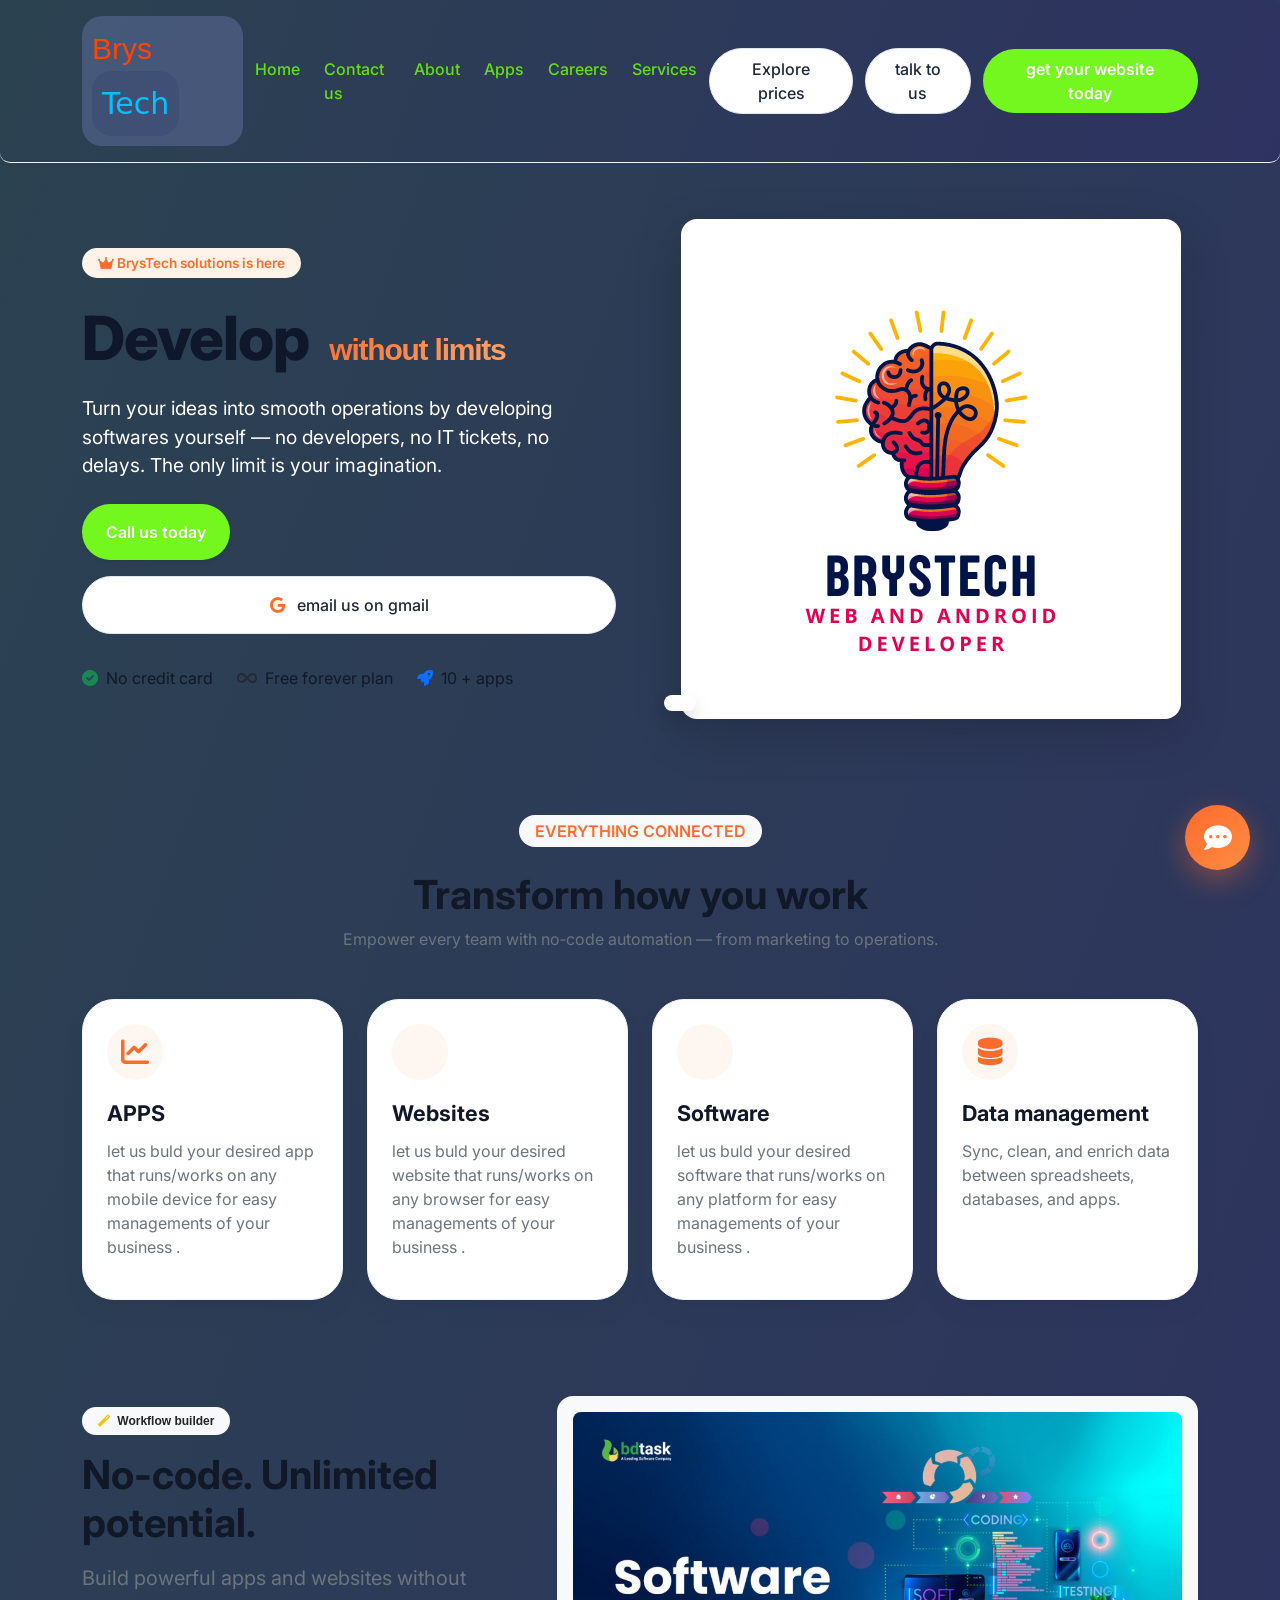
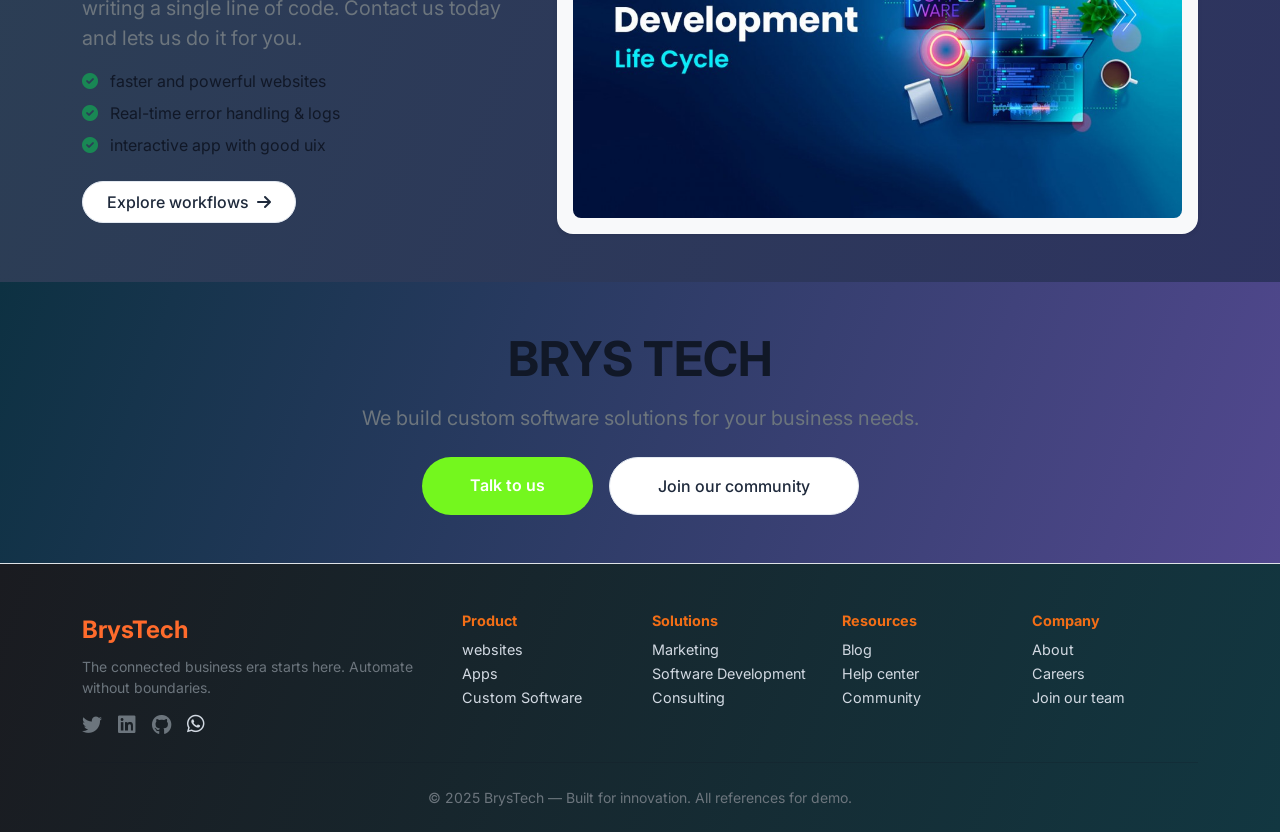
<file: index.html>
<!DOCTYPE html>
<html lang="en">

<head>
    <meta charset="UTF-8">
    <meta name="viewport" content="width=device-width, initial-scale=1.0, user-scalable=yes">
    <title>BrysTech Platform | Automate Without Limits</title>
    <!-- Bootstrap 5 CSS + Icons + Google Fonts -->
    <link href="https://cdn.jsdelivr.net/npm/bootstrap@5.3.0-alpha1/dist/css/bootstrap.min.css" rel="stylesheet">
    <link rel="stylesheet" href="https://cdnjs.cloudflare.com/ajax/libs/font-awesome/6.0.0-beta3/css/all.min.css">
    <link href="https://fonts.googleapis.com/css2?family=Inter:opsz,wght@14..32,300;14..32,400;14..32,500;14..32,600;14..32,700;14..32,800&display=swap" rel="stylesheet">
    <link rel="stylesheet" href="./css/landing.css">
</head>

<body>

    <!-- Navigation (Zapier style) -->
    <nav class="navbar navbar-expand-lg navbar-custom sticky-top" style="background: linear-gradient(110deg, #2b4250 0%, #2e3261 100%);">
        <div class="container">
            <a href="./index.html"><span>Brys<div class="hub">Tech</div></span></a>
            <button class="navbar-toggler" type="button" data-bs-toggle="collapse" data-bs-target="#mainNavbar" aria-controls="mainNavbar" aria-expanded="false" aria-label="Toggle navigation">
            <span class="navbar-toggler-icon"></span>
        </button>

            <div class="collapse navbar-collapse" id="mainNavbar">
                <ul class="navbar-nav mx-auto mb-2 mb-lg-0">
                    <li class="nav-item"><a class="nav-link" href="./index.html">Home</a></li>
                    <li class="nav-item"><a class="nav-link" href="./contact.html">Contact us</a></li>
                    <li class="nav-item"><a class="nav-link" href="./about.html">About</a></li>
                    <li class="nav-item"><a class="nav-link" href="./apps.html">Apps</a></li>
                    <li class="nav-item"><a class="nav-link" href="./career.html">Careers</a></li>
                    <li class="nav-item"><a class="nav-link" href="./services.html">Services</a></li>
                </ul>
                <div class="d-flex align-items-center gap-2">
                    <a href="./prices.html" class="btn btn-outline-custom me-1">Explore prices</a>
                    <a href="./contact.html" class="btn btn-outline-custom me-1">talk to us</a>
                    <a href="./getwebsite.html" class="btn btn-primary-custom">get your website today</a>
                </div>
            </div>
        </div>
    </nav>

    <!-- Hero Section -->
    <section class="py-5 mt-2">
        <div class="container">
            <div class="row align-items-center g-5">
                <div class="col-lg-6">
                    <div class="hero-badge">
                        <i class="fas fa-crown me-1"></i>BrysTech solutions is here
                    </div>
                    <h1 class="hero-title">
                        Develop <span class="hero-gradient">without limits</span>
                    </h1>
                    <p class="hero-sub">
                        Turn your ideas into smooth operations by developing softwares yourself — no developers, no IT tickets, no delays. The only limit is your imagination.
                    </p>
                    <div class="d-flex flex-wrap gap-3 mt-4">
                        <button class="btn btn-primary-custom px-4 py-3 fs-6 shadow-sm">
                        Call us today
                    </button>
                        <button class="btn btn-google-style px-4 py-3">
                        <i class="fab fa-google"></i> email us on gmail
                    </button>
                    </div>
                    <div class="mt-4 d-flex flex-wrap gap-4 pt-2">
                        <div><i class="fas fa-check-circle text-success me-1"></i> No credit card</div>
                        <div><i class="fas fa-infinity me-1 text-muted"></i> Free forever plan</div>
                        <div><i class="fas fa-rocket me-1 text-primary"></i> 10 + apps</div>
                    </div>
                </div>
                <div class="col-lg-6 text-center">
                    <div class="position-relative">
                        <img src="./files/brystech.png" alt="automation dashboard preview" class="img-fluid rounded-4 shadow-lg" style="border-radius: 2rem;">
                        <div class="position-absolute bottom-0 start-0 translate-middle-y bg-white rounded-3 shadow p-2 px-3 d-none d-md-flex">

                        </div>
                    </div>
                </div>
            </div>
        </div>
    </section>

    <!-- Core Features (Lead management, Sales handoffs etc) -->
    <section class="py-5">
        <div class="container">
            <div class="text-center mb-5">
                <p class="text-uppercase fw-semibold text-primary-emphasis bg-light d-inline-block px-3 py-1 rounded-pill" style="background:#FFF2EB;">Everything connected</p>
                <h2 class="display-6 fw-bold mt-2">Transform how you work</h2>
                <p class="text-secondary col-md-7 mx-auto">Empower every team with no‑code automation — from marketing to operations.</p>
            </div>
            <div class="row g-4">
                <div class="col-md-6 col-lg-3">
                    <div class="feature-card">
                        <div class="feature-icon"><i class="fas fa-chart-line"></i></div>
                        <h3 class="feature-title">APPS</h3>
                        <p class="text-secondary"> let us buld your desired app that runs/works on any mobile device for easy managements of your business .</p>
                    </div>
                </div>
                <div class="col-md-6 col-lg-3">
                    <div class="feature-card">
                        <div class="feature-icon"><i class="fas fa-arrows-spin"></i></div>
                        <h3 class="feature-title">Websites</h3>
                        <p class="text-secondary"> let us buld your desired website that runs/works on any browser for easy managements of your business .</p>
                    </div>
                </div>
                <div class="col-md-6 col-lg-3">
                    <div class="feature-card">
                        <div class="feature-icon"><i class="fas fa-chart-simple"></i></div>
                        <h3 class="feature-title">Software</h3>
                        <p class="text-secondary"> let us buld your desired software that runs/works on any platform for easy managements of your business .</p>
                    </div>
                </div>
                <div class="col-md-6 col-lg-3">
                    <div class="feature-card">
                        <div class="feature-icon"><i class="fas fa-database"></i></div>
                        <h3 class="feature-title">Data management</h3>
                        <p class="text-secondary">Sync, clean, and enrich data between spreadsheets, databases, and apps.</p>
                    </div>
                </div>
            </div>
        </div>
    </section>



    <!-- Use case carousel style (reminds of lead / sales / marketing) -->
    <section class="py-5 bg-grey">
        <div class="container">
            <div class="row align-items-center">
                <div class="col-lg-5 mb-4 mb-lg-0">
                    <span class="badge bg-light text-dark p-2 px-3 rounded-pill fw-semibold mb-3"><i class="fas fa-wand-magic me-1 text-warning"></i> Workflow builder</span>
                    <h2 class="fw-bold display-6">No-code. Unlimited potential.</h2>
                    <p class="text-secondary mt-3 fs-5">Build powerful apps and websites without writing a single line of code. Contact us today and lets us do it for you.</p>
                    <ul class="list-unstyled mt-3">
                        <li class="mb-2"><i class="fas fa-check-circle text-success me-2"></i> faster and powerful websites</li>
                        <li class="mb-2"><i class="fas fa-check-circle text-success me-2"></i> Real-time error handling & logs</li>
                        <li class="mb-2"><i class="fas fa-check-circle text-success me-2"></i> interactive app with good uix</li>
                    </ul>
                    <button class="btn btn-outline-custom mt-2 rounded-pill px-4 py-2">Explore workflows <i class="fas fa-arrow-right ms-1"></i></button>
                </div>
                <div class="col-lg-7 text-center">
                    <div class="bg-light rounded-4 p-3 shadow-sm" style="background:#FEF9F5; border-radius: 2rem;">
                        <img src="./files/software.jpg" class="img-fluid rounded-3" alt="workflow builder">
                    </div>
                </div>
            </div>
        </div>
    </section>

    <!-- Enterprise + CTA -->
    <section class="py-5" style="background: linear-gradient(110deg, #0d3142 0%, #52488f 100%);">
        <div class="container">
            <div class="row justify-content-center text-center">
                <div class="col-lg-8">
                    <h2 class="fw-bold display-5">BRYS TECH</h2>
                    <p class="fs-5 text-secondary mt-3">We build custom software solutions for your business needs.</p>
                    <div class="d-flex flex-wrap gap-3 justify-content-center mt-4">
                        <a href="#" class="btn btn-primary-custom px-5 py-3 fs-6 rounded-pill">Talk to us</a>
                        <a href="#" class="btn btn-outline-custom px-5 py-3 fs-6 rounded-pill">Join our community</a>
                    </div>

                </div>
            </div>
        </div>
    </section>

    <!-- Footer (inspired by modern tech) -->
    <footer class="pt-5 pb-4 border-top" style="background: linear-gradient(110deg, #1a1b20 0%, #123741 100%);">
        <div class="container">
            <div class="row g-4">
                <div class="col-md-4">
                    <div class="fw-bold fs-4 mb-2" style="color:#FF6B2C;">BrysTech</div>
                    <p class="text-secondary small">The connected business era starts here. Automate without boundaries.</p>
                    <div class="d-flex gap-3 mt-2">
                        <a href="#" class="text-secondary"><i class="fab fa-twitter fs-5"></i></a>
                        <a href="#" class="text-secondary"><i class="fab fa-linkedin fs-5"></i></a>
                        <a href="#" class="text-secondary"><i class="fab fa-github fs-5"></i></a>
                        <a href="https://wa.me/254794914597" target="_blank" class="footer-link"><i class="fab fa-whatsapp fs-5"></i></a>
                    </div>
                </div>

                <div class="col-md-8">
                    <div class="row">
                        <div class="col-6 col-sm-3">
                            <h6 class="fw-bold">Product</h6>
                            <ul class="list-unstyled">
                                <li><a href="#" class="footer-link">websites</a></li>
                                <li><a href="#" class="footer-link">Apps</a></li>
                                <li><a href="#" class="footer-link">Custom Software</a></li>
                            </ul>
                        </div>
                        <div class="col-6 col-sm-3">
                            <h6 class="fw-bold">Solutions</h6>
                            <ul class="list-unstyled">
                                <li><a href="#" class="footer-link">Marketing</a></li>
                                <li><a href="#" class="footer-link">Software Development</a></li>
                                <li><a href="#" class="footer-link">Consulting</a></li>
                            </ul>
                        </div>
                        <div class="col-6 col-sm-3">
                            <h6 class="fw-bold">Resources</h6>
                            <ul class="list-unstyled">
                                <li><a href="#" class="footer-link">Blog</a></li>
                                <li><a href="#" class="footer-link">Help center</a></li>
                                <li><a href="#" class="footer-link">Community</a></li>
                            </ul>
                        </div>
                        <div class="col-6 col-sm-3">
                            <h6 class="fw-bold">Company</h6>
                            <ul class="list-unstyled">
                                <li><a href="#" class="footer-link">About</a></li>
                                <li><a href="#" class="footer-link">Careers</a></li>
                                <li><a href="#" class="footer-link">Join our team</a></li>
                            </ul>
                        </div>
                    </div>
                </div>
            </div>
            <hr class="my-4">
            <div class="text-center text-secondary small">
                &copy; 2025 BrysTech — Built for innovation. All references for demo.
            </div>
        </div>
    </footer>

    <!-- AI Chat Button -->
    <button class="ai-chat-btn" id="aiChatBtn">
        <i class="fas fa-comment-dots"></i>
    </button>

    <div id="chatModal" class="chat-modal hidden">
        <div class="chat-header">
            <span><i class="fas fa-robot me-2"></i>Brys AI Assistant</span>
            <button id="closeChatBtn">&times;</button>
        </div>
        <div class="chat-messages" id="chatMessages">
            <div class="message bot">
                <div class="bubble">👋 Hi! I'm Brys AI. Ask me anything!</div>
            </div>
        </div>
        <div class="chat-input-area">
            <input type="text" id="chatInput" placeholder="Ask me anything...">
            <button id="sendChatBtn"><i class="fas fa-paper-plane"></i></button>
        </div>
    </div>

    <script src="https://cdn.jsdelivr.net/npm/bootstrap@5.3.0-alpha1/dist/js/bootstrap.bundle.min.js"></script>
    <script src="js/script.js"></script>
</body>

</html>
</file>
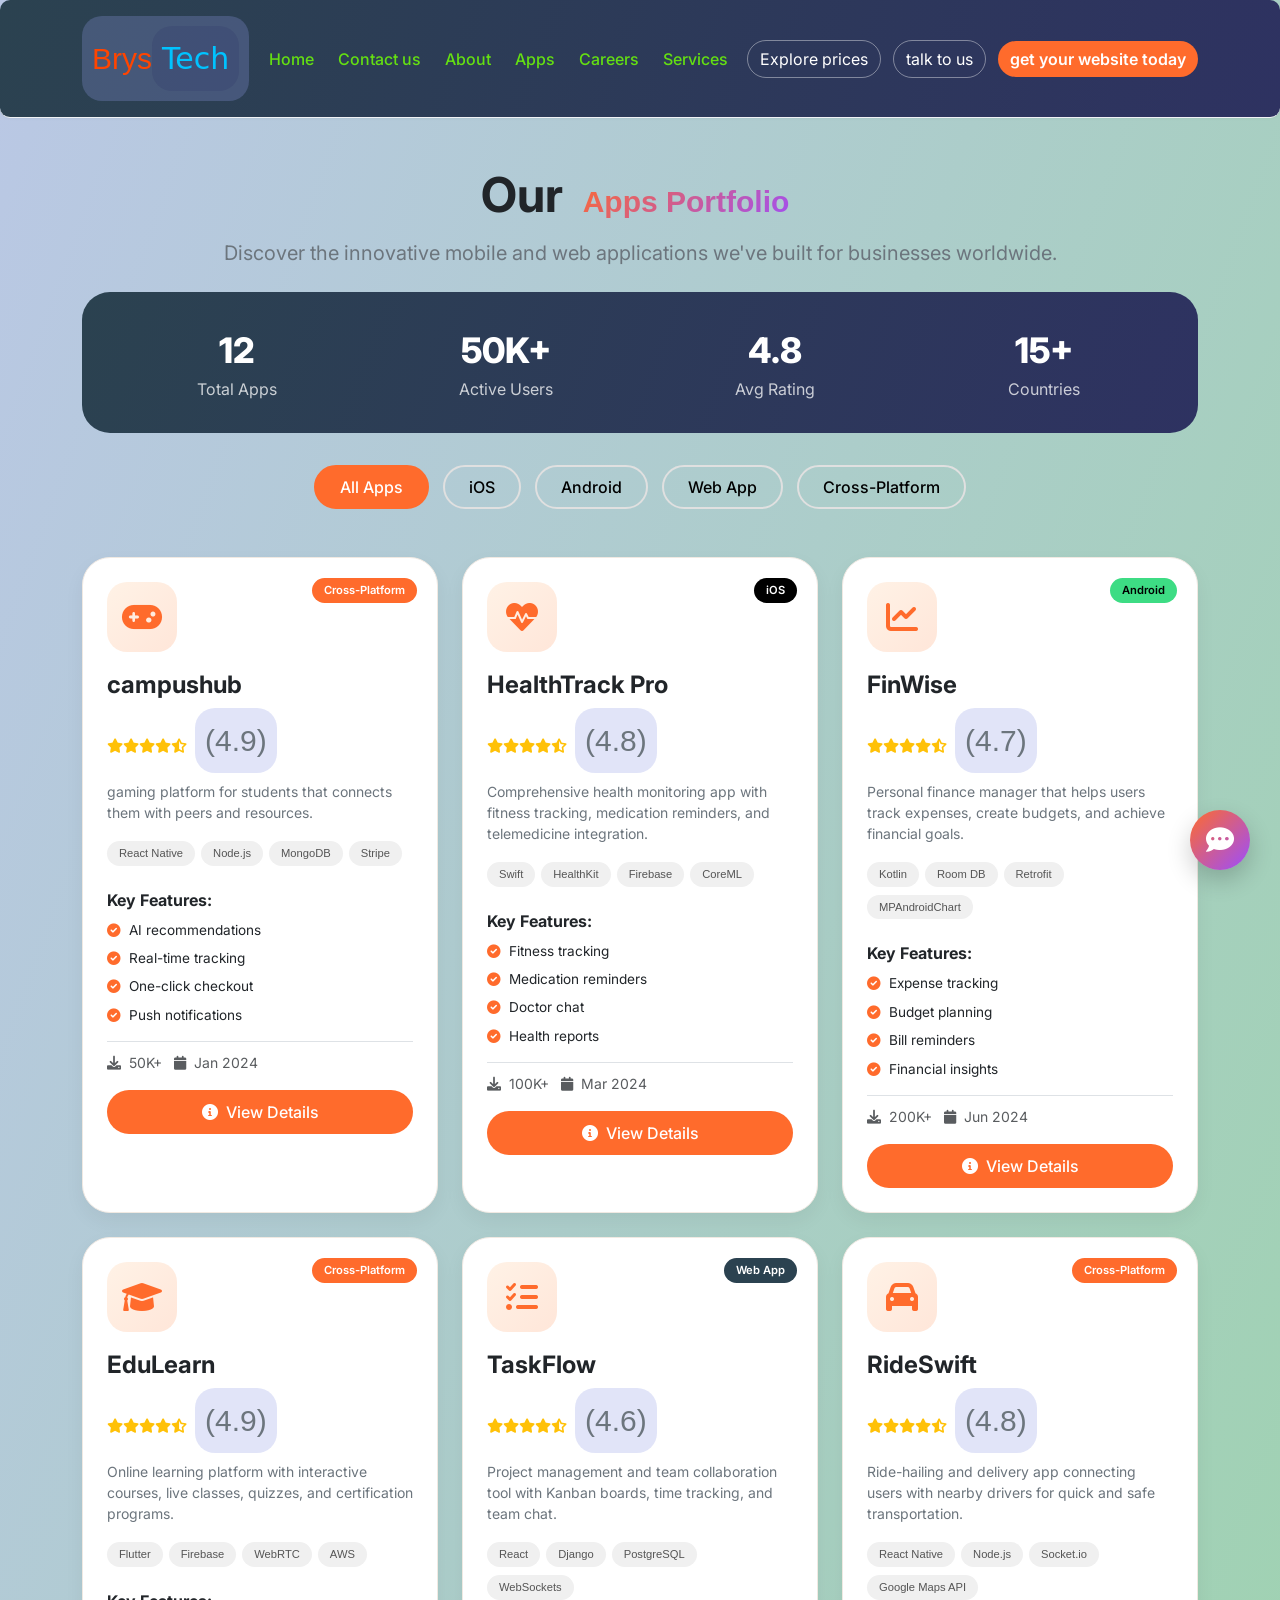
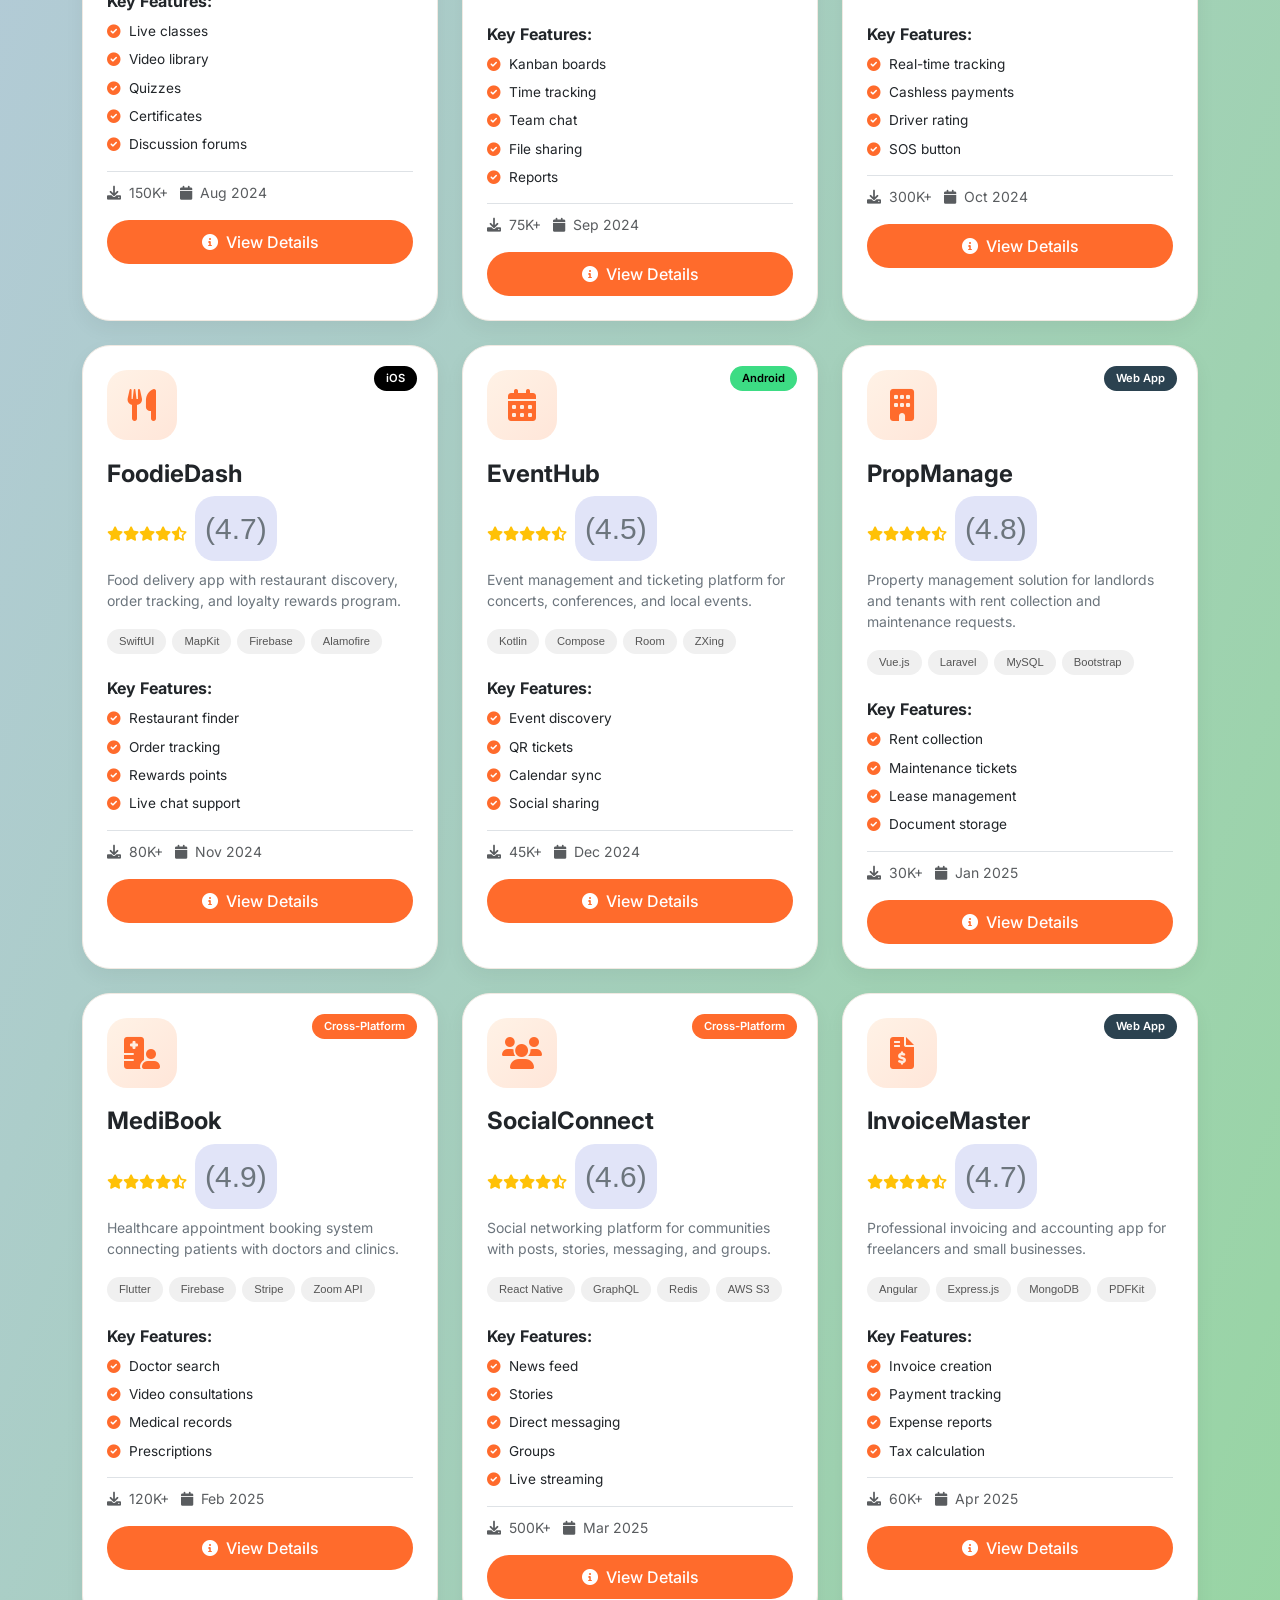
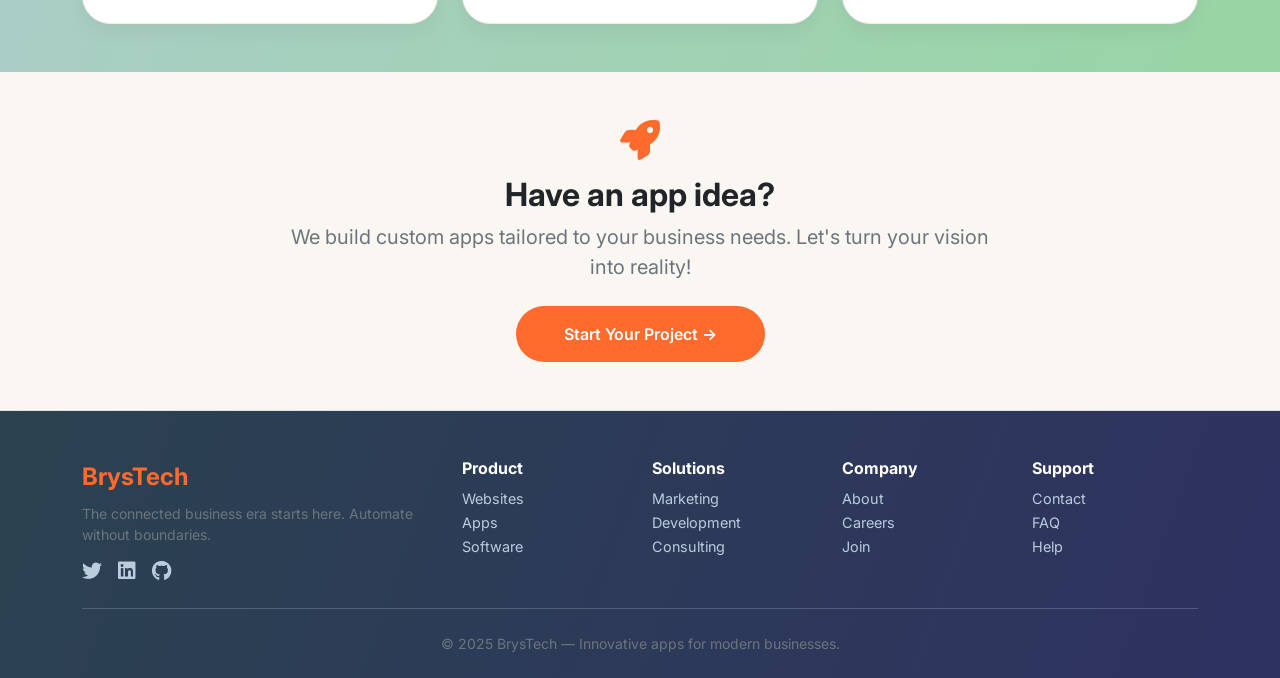
<file: apps.html>
<!DOCTYPE html>
<html lang="en">

<head>
    <meta charset="UTF-8">
    <meta name="viewport" content="width=device-width, initial-scale=1.0, user-scalable=yes">
    <title>BrysTech | Our Apps Portfolio</title>
    <link href="https://cdn.jsdelivr.net/npm/bootstrap@5.3.0-alpha1/dist/css/bootstrap.min.css" rel="stylesheet">
    <link rel="stylesheet" href="https://cdnjs.cloudflare.com/ajax/libs/font-awesome/6.0.0-beta3/css/all.min.css">
    <link href="https://fonts.googleapis.com/css2?family=Inter:opsz,wght@300;400;500;600;700;800&display=swap" rel="stylesheet">
    <link rel="stylesheet" href="css/style.css">
    <style>
        /* Apps page specific styles */
        
        .app-card {
            background: white;
            border-radius: 28px;
            padding: 1.5rem;
            transition: all 0.3s ease;
            height: 100%;
            box-shadow: 0 8px 20px rgba(0, 0, 0, 0.05);
            border: 1px solid #f0e9e2;
            position: relative;
            overflow: hidden;
        }
        
        .app-card:hover {
            transform: translateY(-8px);
            box-shadow: 0 30px 40px -15px rgba(0, 0, 0, 0.15);
            border-color: #ffd9c4;
        }
        
        .app-icon {
            width: 70px;
            height: 70px;
            background: linear-gradient(135deg, #fff2e6, #ffe6d9);
            border-radius: 20px;
            display: flex;
            align-items: center;
            justify-content: center;
            font-size: 32px;
            color: #FF6B2C;
            margin-bottom: 1.2rem;
        }
        
        .app-badge {
            position: absolute;
            top: 20px;
            right: 20px;
            background: #FF6B2C;
            color: white;
            padding: 4px 12px;
            border-radius: 20px;
            font-size: 0.7rem;
            font-weight: 600;
        }
        
        .app-badge.ios {
            background: #000;
        }
        
        .app-badge.android {
            background: #3ddc84;
            color: #000;
        }
        
        .app-badge.web {
            background: #2b4250;
        }
        
        .tech-tag {
            display: inline-block;
            background: #f0f0f0;
            padding: 4px 12px;
            border-radius: 20px;
            font-size: 0.7rem;
            margin-right: 6px;
            margin-bottom: 6px;
            color: #555;
        }
        
        .download-btn {
            background: #FF6B2C;
            color: white;
            border: none;
            border-radius: 40px;
            padding: 10px 20px;
            font-weight: 500;
            transition: 0.2s;
            width: 100%;
        }
        
        .download-btn:hover {
            background: #e05a1f;
            transform: translateY(-2px);
        }
        
        .filter-btn {
            background: transparent;
            border: 2px solid #e0e0e0;
            border-radius: 40px;
            padding: 8px 24px;
            margin: 0 5px;
            transition: 0.2s;
            font-weight: 500;
        }
        
        .filter-btn.active {
            background: #FF6B2C;
            border-color: #FF6B2C;
            color: white;
        }
        
        .filter-btn:hover:not(.active) {
            border-color: #FF6B2C;
            color: #FF6B2C;
        }
        
        .app-stats {
            background: linear-gradient(110deg, #2b4250 0%, #2e3261 100%);
            border-radius: 28px;
            padding: 2rem;
            color: white;
            margin-bottom: 2rem;
        }
        
        .stat-number {
            font-size: 2.2rem;
            font-weight: 800;
        }
        
        .rating-stars {
            color: #ffc107;
            font-size: 0.9rem;
        }
        
        .feature-list {
            list-style: none;
            padding-left: 0;
        }
        
        .feature-list li {
            margin-bottom: 8px;
            font-size: 0.85rem;
        }
        
        .feature-list li i {
            color: #FF6B2C;
            margin-right: 8px;
        }
    </style>
</head>

<body>

    <!-- Navigation (exactly matching home style) -->
    <nav class="navbar navbar-expand-lg navbar-custom sticky-top" style="background: linear-gradient(110deg, #2b4250 0%, #2e3261 100%);">
        <div class="container">
            <a href="./index.html"><span>Brys<div class="hub">Tech</div></span></a>
            <button class="navbar-toggler" type="button" data-bs-toggle="collapse" data-bs-target="#mainNavbar" aria-controls="mainNavbar" aria-expanded="false" aria-label="Toggle navigation">
            <span class="navbar-toggler-icon"></span>
        </button>

            <div class="collapse navbar-collapse" id="mainNavbar">
                <ul class="navbar-nav mx-auto mb-2 mb-lg-0">
                    <li class="nav-item"><a class="nav-link" href="./index.html">Home</a></li>
                    <li class="nav-item"><a class="nav-link" href="./contact.html">Contact us</a></li>
                    <li class="nav-item"><a class="nav-link" href="./about.html">About</a></li>
                    <li class="nav-item"><a class="nav-link" href="./apps.html">Apps</a></li>
                    <li class="nav-item"><a class="nav-link" href="./career.html">Careers</a></li>
                    <li class="nav-item"><a class="nav-link" href="./services.html">Services</a></li>
                </ul>
                <div class="d-flex align-items-center gap-2">
                    <a href="./prices.html" class="btn btn-outline-custom me-1">Explore prices</a>
                    <a href="./contact.html" class="btn btn-outline-custom me-1">talk to us</a>
                    <a href="./getwebsite.html" class="btn btn-primary-custom">get your website today</a>
                </div>
            </div>
        </div>
    </nav>

    <!-- Hero Section -->
    <section class="py-5">
        <div class="container">
            <div class="text-center mb-4">
                <h1 class="display-5 fw-bold">Our <span class="hero-gradient">Apps Portfolio</span></h1>
                <p class="text-secondary fs-5">Discover the innovative mobile and web applications we've built for businesses worldwide.</p>
            </div>

            <!-- Stats Section -->
            <div class="app-stats">
                <div class="row text-center">
                    <div class="col-md-3 col-6">
                        <div class="stat-number" id="totalAppsCount">0</div>
                        <p class="mb-0 opacity-75">Total Apps</p>
                    </div>
                    <div class="col-md-3 col-6">
                        <div class="stat-number">50K+</div>
                        <p class="mb-0 opacity-75">Active Users</p>
                    </div>
                    <div class="col-md-3 col-6">
                        <div class="stat-number">4.8</div>
                        <p class="mb-0 opacity-75">Avg Rating</p>
                    </div>
                    <div class="col-md-3 col-6">
                        <div class="stat-number">15+</div>
                        <p class="mb-0 opacity-75">Countries</p>
                    </div>
                </div>
            </div>

            <!-- Filter Buttons -->
            <div class="text-center mb-5">
                <button class="filter-btn active" data-filter="all">All Apps</button>
                <button class="filter-btn" data-filter="ios">iOS</button>
                <button class="filter-btn" data-filter="android">Android</button>
                <button class="filter-btn" data-filter="web">Web App</button>
                <button class="filter-btn" data-filter="cross">Cross-Platform</button>
            </div>

            <!-- Apps Grid -->
            <div class="row g-4" id="appsGrid">
                <!-- App cards will be dynamically loaded via JavaScript -->
            </div>
        </div>
    </section>

    <!-- Submit Your App CTA -->
    <section class="py-5 bg-grey">
        <div class="container">
            <div class="row align-items-center">
                <div class="col-lg-8 mx-auto text-center">
                    <i class="fas fa-rocket fs-1 mb-3" style="color:#FF6B2C;"></i>
                    <h2 class="fw-bold">Have an app idea?</h2>
                    <p class="text-secondary fs-5">We build custom apps tailored to your business needs. Let's turn your vision into reality!</p>
                    <a href="contact.html" class="btn btn-primary-custom px-5 py-3 mt-2">Start Your Project →</a>
                </div>
            </div>
        </div>
    </section>

    <!-- Footer -->
    <footer class="pt-5 pb-4 border-top">
        <div class="container">
            <div class="row g-4">
                <div class="col-md-4">
                    <div class="fw-bold fs-4 mb-2 footer-brand">BrysTech</div>
                    <p class="text-secondary small">The connected business era starts here. Automate without boundaries.</p>
                    <div class="d-flex gap-3 mt-2">
                        <a href="#" class="footer-link"><i class="fab fa-twitter fs-5"></i></a>
                        <a href="#" class="footer-link"><i class="fab fa-linkedin fs-5"></i></a>
                        <a href="#" class="footer-link"><i class="fab fa-github fs-5"></i></a>
                    </div>
                </div>
                <div class="col-md-8">
                    <div class="row">
                        <div class="col-6 col-sm-3">
                            <h6 class="fw-bold text-white">Product</h6>
                            <ul class="list-unstyled">
                                <li><a href="get-website.html" class="footer-link">Websites</a></li>
                                <li><a href="apps.html" class="footer-link">Apps</a></li>
                                <li><a href="services.html" class="footer-link">Software</a></li>
                            </ul>
                        </div>
                        <div class="col-6 col-sm-3">
                            <h6 class="fw-bold text-white">Solutions</h6>
                            <ul class="list-unstyled">
                                <li><a href="services.html" class="footer-link">Marketing</a></li>
                                <li><a href="services.html" class="footer-link">Development</a></li>
                                <li><a href="services.html" class="footer-link">Consulting</a></li>
                            </ul>
                        </div>
                        <div class="col-6 col-sm-3">
                            <h6 class="fw-bold text-white">Company</h6>
                            <ul class="list-unstyled">
                                <li><a href="contact.html" class="footer-link">About</a></li>
                                <li><a href="careers.html" class="footer-link">Careers</a></li>
                                <li><a href="careers.html" class="footer-link">Join</a></li>
                            </ul>
                        </div>
                        <div class="col-6 col-sm-3">
                            <h6 class="fw-bold text-white">Support</h6>
                            <ul class="list-unstyled">
                                <li><a href="contact.html" class="footer-link">Contact</a></li>
                                <li><a href="#" class="footer-link">FAQ</a></li>
                                <li><a href="#" class="footer-link">Help</a></li>
                            </ul>
                        </div>
                    </div>
                </div>
            </div>
            <hr class="my-4 bg-secondary">
            <div class="text-center text-secondary small">&copy; 2025 BrysTech — Innovative apps for modern businesses.</div>
        </div>
    </footer>

    <!-- AI Chat Button -->
    <button class="ai-chat-btn" id="aiChatBtn">
        <i class="fas fa-comment-dots"></i>
    </button>

    <div id="chatModal" class="chat-modal hidden">
        <div class="chat-header">
            <span><i class="fas fa-robot me-2"></i>Brys AI Assistant</span>
            <button id="closeChatBtn">&times;</button>
        </div>
        <div class="chat-messages" id="chatMessages">
            <div class="message bot">
                <div class="bubble">📱 Hi! Interested in our apps? Ask me about any app, features, or how we can build one for you!</div>
            </div>
        </div>
        <div class="chat-input-area">
            <input type="text" id="chatInput" placeholder="Ask about our apps...">
            <button id="sendChatBtn"><i class="fas fa-paper-plane"></i></button>
        </div>
    </div>

    <script src="https://cdn.jsdelivr.net/npm/bootstrap@5.3.0-alpha1/dist/js/bootstrap.bundle.min.js"></script>
    <script src="js/script.js"></script>
    <script>
        // Apps Data - All created apps posted here
        const appsData = [{
            id: 1,
            name: "campushub",
            description: "gaming platform for students that connects them with peers and resources.",
            icon: "fas fa-gamepad",
            platform: "cross",
            platformBadge: "Cross-Platform",
            platformColor: "cross",
            tech: ["React Native", "Node.js", "MongoDB", "Stripe"],
            rating: 4.9,
            downloads: "50K+",
            features: ["AI recommendations", "Real-time tracking", "One-click checkout", "Push notifications"],
            image: "🛍️",
            releaseDate: "Jan 2024"
        }, {
            id: 2,
            name: "HealthTrack Pro",
            description: "Comprehensive health monitoring app with fitness tracking, medication reminders, and telemedicine integration.",
            icon: "fas fa-heartbeat",
            platform: "ios",
            platformBadge: "iOS",
            platformColor: "ios",
            tech: ["Swift", "HealthKit", "Firebase", "CoreML"],
            rating: 4.8,
            downloads: "100K+",
            features: ["Fitness tracking", "Medication reminders", "Doctor chat", "Health reports"],
            image: "🏃‍♂️",
            releaseDate: "Mar 2024"
        }, {
            id: 3,
            name: "FinWise",
            description: "Personal finance manager that helps users track expenses, create budgets, and achieve financial goals.",
            icon: "fas fa-chart-line",
            platform: "android",
            platformBadge: "Android",
            platformColor: "android",
            tech: ["Kotlin", "Room DB", "Retrofit", "MPAndroidChart"],
            rating: 4.7,
            downloads: "200K+",
            features: ["Expense tracking", "Budget planning", "Bill reminders", "Financial insights"],
            image: "💰",
            releaseDate: "Jun 2024"
        }, {
            id: 4,
            name: "EduLearn",
            description: "Online learning platform with interactive courses, live classes, quizzes, and certification programs.",
            icon: "fas fa-graduation-cap",
            platform: "cross",
            platformBadge: "Cross-Platform",
            platformColor: "cross",
            tech: ["Flutter", "Firebase", "WebRTC", "AWS"],
            rating: 4.9,
            downloads: "150K+",
            features: ["Live classes", "Video library", "Quizzes", "Certificates", "Discussion forums"],
            image: "📚",
            releaseDate: "Aug 2024"
        }, {
            id: 5,
            name: "TaskFlow",
            description: "Project management and team collaboration tool with Kanban boards, time tracking, and team chat.",
            icon: "fas fa-tasks",
            platform: "web",
            platformBadge: "Web App",
            platformColor: "web",
            tech: ["React", "Django", "PostgreSQL", "WebSockets"],
            rating: 4.6,
            downloads: "75K+",
            features: ["Kanban boards", "Time tracking", "Team chat", "File sharing", "Reports"],
            image: "📋",
            releaseDate: "Sep 2024"
        }, {
            id: 6,
            name: "RideSwift",
            description: "Ride-hailing and delivery app connecting users with nearby drivers for quick and safe transportation.",
            icon: "fas fa-car",
            platform: "cross",
            platformBadge: "Cross-Platform",
            platformColor: "cross",
            tech: ["React Native", "Node.js", "Socket.io", "Google Maps API"],
            rating: 4.8,
            downloads: "300K+",
            features: ["Real-time tracking", "Cashless payments", "Driver rating", "SOS button"],
            image: "🚗",
            releaseDate: "Oct 2024"
        }, {
            id: 7,
            name: "FoodieDash",
            description: "Food delivery app with restaurant discovery, order tracking, and loyalty rewards program.",
            icon: "fas fa-utensils",
            platform: "ios",
            platformBadge: "iOS",
            platformColor: "ios",
            tech: ["SwiftUI", "MapKit", "Firebase", "Alamofire"],
            rating: 4.7,
            downloads: "80K+",
            features: ["Restaurant finder", "Order tracking", "Rewards points", "Live chat support"],
            image: "🍕",
            releaseDate: "Nov 2024"
        }, {
            id: 8,
            name: "EventHub",
            description: "Event management and ticketing platform for concerts, conferences, and local events.",
            icon: "fas fa-calendar-alt",
            platform: "android",
            platformBadge: "Android",
            platformColor: "android",
            tech: ["Kotlin", "Compose", "Room", "ZXing"],
            rating: 4.5,
            downloads: "45K+",
            features: ["Event discovery", "QR tickets", "Calendar sync", "Social sharing"],
            image: "🎫",
            releaseDate: "Dec 2024"
        }, {
            id: 9,
            name: "PropManage",
            description: "Property management solution for landlords and tenants with rent collection and maintenance requests.",
            icon: "fas fa-building",
            platform: "web",
            platformBadge: "Web App",
            platformColor: "web",
            tech: ["Vue.js", "Laravel", "MySQL", "Bootstrap"],
            rating: 4.8,
            downloads: "30K+",
            features: ["Rent collection", "Maintenance tickets", "Lease management", "Document storage"],
            image: "🏢",
            releaseDate: "Jan 2025"
        }, {
            id: 10,
            name: "MediBook",
            description: "Healthcare appointment booking system connecting patients with doctors and clinics.",
            icon: "fas fa-hospital-user",
            platform: "cross",
            platformBadge: "Cross-Platform",
            platformColor: "cross",
            tech: ["Flutter", "Firebase", "Stripe", "Zoom API"],
            rating: 4.9,
            downloads: "120K+",
            features: ["Doctor search", "Video consultations", "Medical records", "Prescriptions"],
            image: "🏥",
            releaseDate: "Feb 2025"
        }, {
            id: 11,
            name: "SocialConnect",
            description: "Social networking platform for communities with posts, stories, messaging, and groups.",
            icon: "fas fa-users",
            platform: "cross",
            platformBadge: "Cross-Platform",
            platformColor: "cross",
            tech: ["React Native", "GraphQL", "Redis", "AWS S3"],
            rating: 4.6,
            downloads: "500K+",
            features: ["News feed", "Stories", "Direct messaging", "Groups", "Live streaming"],
            image: "👥",
            releaseDate: "Mar 2025"
        }, {
            id: 12,
            name: "InvoiceMaster",
            description: "Professional invoicing and accounting app for freelancers and small businesses.",
            icon: "fas fa-file-invoice-dollar",
            platform: "web",
            platformBadge: "Web App",
            platformColor: "web",
            tech: ["Angular", "Express.js", "MongoDB", "PDFKit"],
            rating: 4.7,
            downloads: "60K+",
            features: ["Invoice creation", "Payment tracking", "Expense reports", "Tax calculation"],
            image: "📄",
            releaseDate: "Apr 2025"
        }];

        let currentFilter = "all";

        function renderApps() {
            const appsGrid = document.getElementById("appsGrid");
            const filteredApps = currentFilter === "all" ?
                appsData :
                appsData.filter(app => app.platform === currentFilter);

            // Update total apps count
            document.getElementById("totalAppsCount").innerText = appsData.length;

            if (filteredApps.length === 0) {
                appsGrid.innerHTML = `
                    <div class="col-12 text-center py-5">
                        <i class="fas fa-search fa-3x text-secondary mb-3"></i>
                        <h4>No apps found</h4>
                        <p class="text-secondary">Try a different filter category</p>
                    </div>
                `;
                return;
            }

            appsGrid.innerHTML = filteredApps.map(app => `
                <div class="col-md-6 col-lg-4">
                    <div class="app-card" data-platform="${app.platform}">
                        <div class="app-badge ${app.platformColor}">${app.platformBadge}</div>
                        <div class="app-icon">
                            <i class="${app.icon}"></i>
                        </div>
                        <h3 class="fw-bold fs-4">${app.name}</h3>
                        <div class="rating-stars mb-2">
                            ${generateStars(app.rating)} 
                            <span class="text-secondary ms-1">(${app.rating})</span>
                        </div>
                        <p class="text-secondary small">${app.description}</p>
                        
                        <div class="mb-3">
                            ${app.tech.map(tech => `<span class="tech-tag">${tech}</span>`).join('')}
                        </div>
                        
                        <div class="mb-3">
                            <strong>Key Features:</strong>
                            <ul class="feature-list mt-2">
                                ${app.features.map(f => `<li><i class="fas fa-check-circle"></i>${f}</li>`).join('')}
                            </ul>
                        </div>
                        
                        <div class="d-flex justify-content-between align-items-center mt-3 pt-2 border-top">
                            <div>
                                <small class="text-muted">
                                    <i class="fas fa-download me-1"></i> ${app.downloads}
                                </small>
                                <small class="text-muted ms-2">
                                    <i class="fas fa-calendar me-1"></i> ${app.releaseDate}
                                </small>
                            </div>
                        </div>
                        
                        <button class="download-btn mt-3" onclick="showAppDetails(${app.id})">
                            <i class="fas fa-info-circle me-2"></i>View Details
                        </button>
                    </div>
                </div>
            `).join('');
        }
        
        function generateStars(rating) {
            const fullStars = Math.floor(rating);
            const halfStar = rating % 1 >= 0.5;
            let stars = '';
            for (let i = 0; i < fullStars; i++) {
                stars += '<i class="fas fa-star"></i>';
            }
            if (halfStar) {
                stars += '<i class="fas fa-star-half-alt"></i>';
            }
            const emptyStars = 5 - fullStars - (halfStar ? 1 : 0);
            for (let i = 0; i < emptyStars; i++) {
                stars += '<i class="far fa-star"></i>';
            }
            return stars;
        }
        
        function showAppDetails(appId) {
            const app = appsData.find(a => a.id === appId);
            if (app) {
                alert(`📱 ${app.name}\n\n${app.description}\n\nPlatform: ${app.platformBadge}\nRating: ${app.rating}\nDownloads: ${app.downloads}\n\nTech Stack: ${app.tech.join(", ")}\n\nReleased: ${app.releaseDate}\n\nInterested in this app? Contact us to get a similar one built for your business!`);
            }
        }
        
        // Filter functionality
        document.querySelectorAll('.filter-btn').forEach(btn => {
            btn.addEventListener('click', function() {
                document.querySelectorAll('.filter-btn').forEach(b => b.classList.remove('active'));
                this.classList.add('active');
                currentFilter = this.getAttribute('data-filter');
                renderApps();
            });
        });
        
        // Initial render
        renderApps();
        
        // AI Chatbot override for apps page
        const originalGetBotResponse = window.getBotResponse;
        if (typeof window.updateChatBotForApps !== 'undefined') {
            // Use custom apps response if needed
        }
        
        // Enhance chat for apps page
        if (typeof window !== 'undefined' && window.getBotResponse) {
            const originalResponse = window.getBotResponse;
            window.getBotResponse = function(msg) {
                const lowerMsg = msg.toLowerCase();
                if (lowerMsg.includes('app') || lowerMsg.includes('apps') || lowerMsg.includes('mobile app')) {
                    if (lowerMsg.includes('list') || lowerMsg.includes('show') || lowerMsg.includes('what apps')) {
                        return "📱 We have 12+ amazing apps including SmartShop (e-commerce), HealthTrack Pro (health), FinWise (finance), EduLearn (education), TaskFlow (project management), RideSwift (ride-hailing), and more! Check out our Apps page for the complete portfolio. Which one interests you?";
                    } else if (lowerMsg.includes('build') || lowerMsg.includes('create app')) {
                        return "🚀 Yes! We build custom mobile and web apps for any business. Our process: Discovery → Design → Development → Testing → Launch. Starting from $2,500. Want to discuss your app idea? Visit our Contact page!";
                    } else if (lowerMsg.includes('smartshop') || lowerMsg.includes('e-commerce')) {
                        return "🛍️ SmartShop is our AI-powered e-commerce platform with 50K+ downloads and 4.9 rating. Features include personalized recommendations and real-time inventory tracking. Interested in something similar?";
                    } else if (lowerMsg.includes('healthtrack') || lowerMsg.includes('health')) {
                        return "🏥 HealthTrack Pro helps users monitor fitness, set medication reminders, and consult doctors online. It has 100K+ downloads on iOS. Would you like a healthcare app for your business?";
                    }
                    return "📱 Our Apps page showcases 12+ innovative apps (iOS, Android, Web). Check them out! Need a custom app built? Click 'Start Your Project' on our Apps page!";
                }
                if (originalResponse) return originalResponse(msg);
                return "👋 Hi! I'm Brys AI. Ask me about our apps, services, pricing, or how we can build your next app!";
            };
        }
    </script>
    <script>
        // Extend the global chat response for apps
        (function extendChatForApps() {
            if (typeof window !== 'undefined') {
                const originalSendMessage = window.handleSendMessage;
                window.getBotResponse = function(userMsg) {
                    const msg = userMsg.toLowerCase();
                    if (msg.includes('app') || msg.includes('apps')) {
                        if (msg.includes('list') || msg.includes('show') || msg.includes('what')) {
                            return "📱 We have 12+ amazing apps including SmartShop (AI e-commerce), HealthTrack Pro, FinWise, EduLearn, TaskFlow, RideSwift, and more! Visit our Apps page to see the full portfolio with ratings, tech stacks, and features.";
                        } else if (msg.includes('build') || msg.includes('create') || msg.includes('make app')) {
                            return "🚀 Absolutely! We specialize in custom app development for iOS, Android, and Web. Prices start from $2,500. Share your idea via our Contact page and we'll get back within 24 hours!";
                        } else if (msg.includes('price') || msg.includes('cost')) {
                            return "💰 App development costs vary based on complexity: Basic app ($2,500-$5,000), Medium complexity ($5,000-$12,000), Complex/Enterprise ($12,000+). Contact us for a detailed quote!";
                        }
                        return "📱 Great question! We've built 12+ successful apps across various industries. Which category interests you: E-commerce, Health, Finance, Education, or Productivity?";
                    }
                    // Default responses for other queries
                    if (msg.includes('price') || msg.includes('pricing')) {
                        return "💰 Our website plans start at $499 one-time for Starter. App development starts at $2,500. Check our Prices page for detailed packages!";
                    } else if (msg.includes('service')) {
                        return "🛠️ We offer: Web Development, Mobile Apps, Software Consulting, AI Integration, Cloud Solutions, and Cybersecurity. Anything specific you're interested in?";
                    } else if (msg.includes('career') || msg.includes('job')) {
                        return "💼 We're hiring! Check our Careers page for open positions including Full-Stack Dev, Product Manager, and UI/UX Designer.";
                    } else if (msg.includes('contact')) {
                        return "📞 You can reach us at hello@brystech.com or +254 700 123 456. Visit our Contact page for the form!";
                    } else if (msg.includes('hello') || msg.includes('hi')) {
                        return "👋 Hello! I'm Brys AI. Ask me about our apps, services, pricing, or how to start your project!";
                    }
                    return "🤖 Thanks for reaching out! For specific inquiries, please use our contact form. Meanwhile, check out our Apps page to see our portfolio!";
                };
            }
        })();
    </script>

    <!-- Ensure chat loads correctly -->
    <script>
        // Wait for all content to load
        window.addEventListener('load', function() {
            console.log('Apps page fully loaded');
            // Re-initialize chat if needed
            if (typeof window.toggleChat !== 'undefined') {
                console.log('Chat functions available');
            }
        });
    </script>
</body>

</html>
</file>
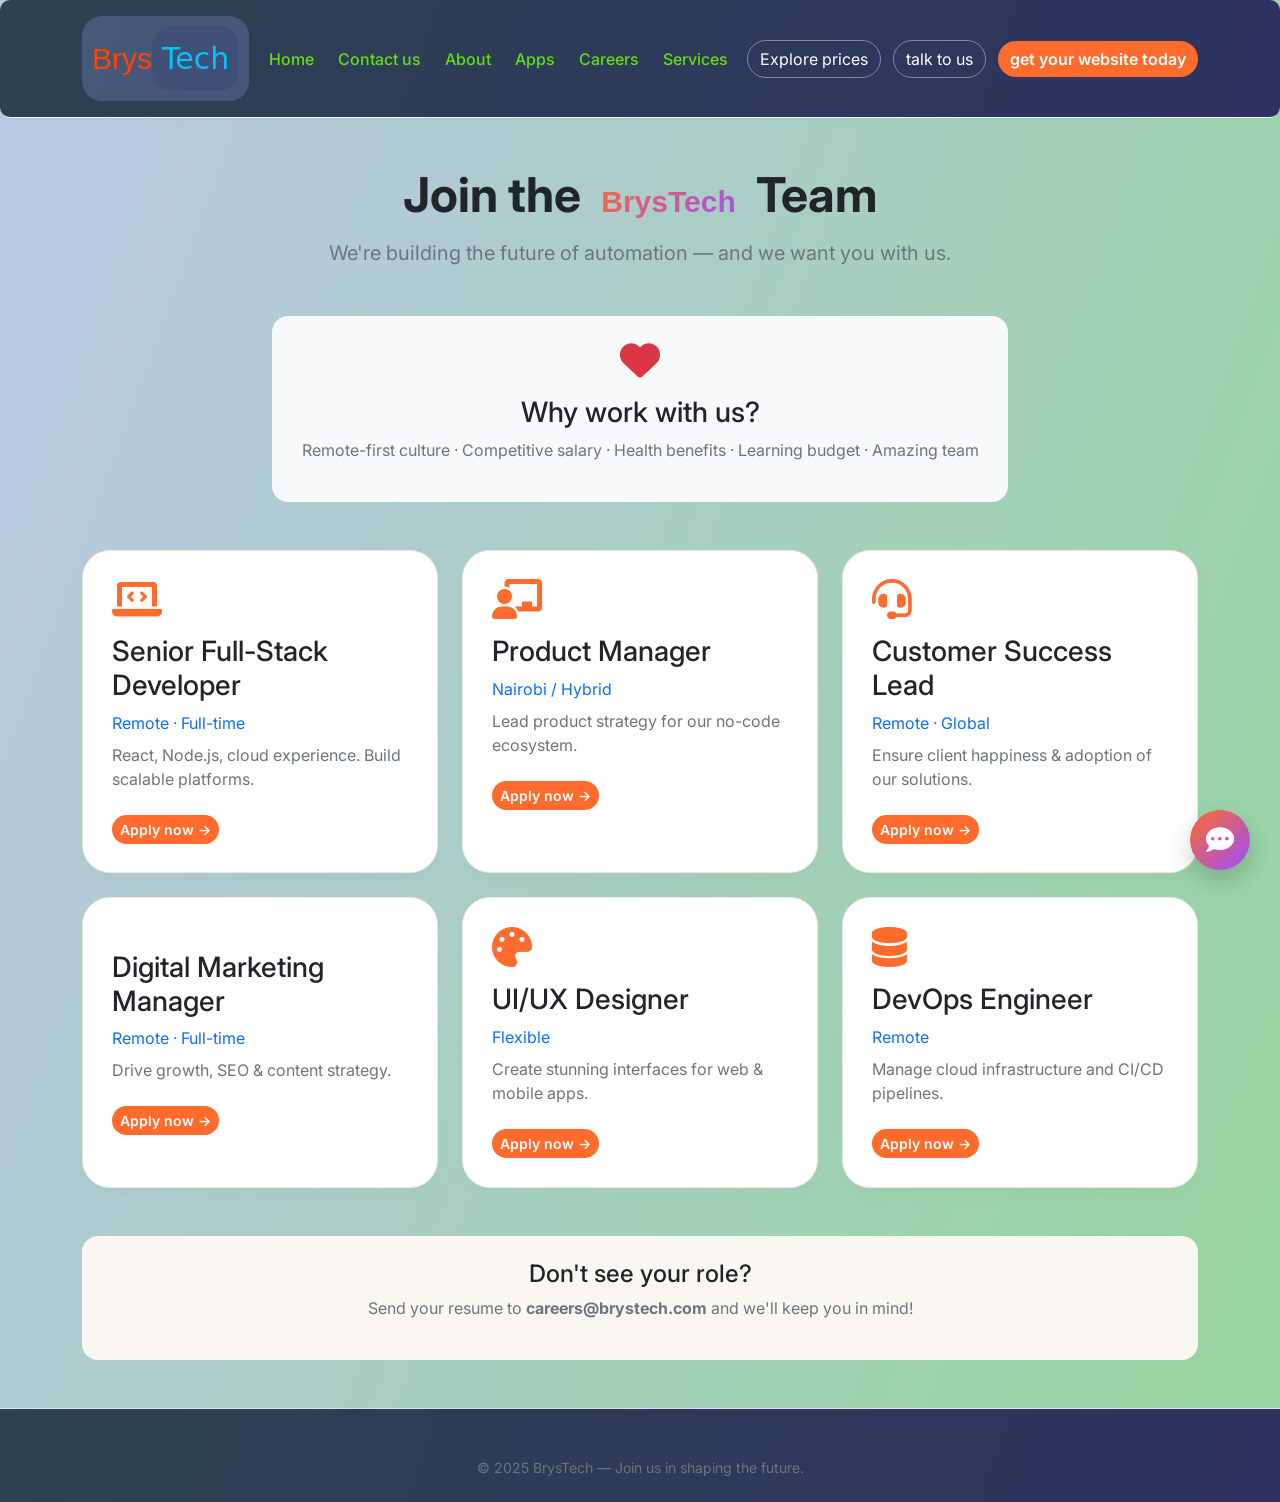
<file: career.html>
<!DOCTYPE html>
<html lang="en">

<head>
    <meta charset="UTF-8">
    <meta name="viewport" content="width=device-width, initial-scale=1.0">
    <title>BrysTech | Careers</title>
    <link href="https://cdn.jsdelivr.net/npm/bootstrap@5.3.0-alpha1/dist/css/bootstrap.min.css" rel="stylesheet">
    <link rel="stylesheet" href="https://cdnjs.cloudflare.com/ajax/libs/font-awesome/6.0.0-beta3/css/all.min.css">
    <link href="https://fonts.googleapis.com/css2?family=Inter:opsz,wght@300;400;500;600;700;800&display=swap" rel="stylesheet">
    <link rel="stylesheet" href="css/style.css">
</head>

<body>

    <!-- Navigation (exactly matching home style) -->
    <nav class="navbar navbar-expand-lg navbar-custom sticky-top" style="background: linear-gradient(110deg, #2b4250 0%, #2e3261 100%);">
        <div class="container">
            <a href="./index.html"><span>Brys<div class="hub">Tech</div></span></a>
            <button class="navbar-toggler" type="button" data-bs-toggle="collapse" data-bs-target="#mainNavbar" aria-controls="mainNavbar" aria-expanded="false" aria-label="Toggle navigation">
            <span class="navbar-toggler-icon"></span>
        </button>

            <div class="collapse navbar-collapse" id="mainNavbar">
                <ul class="navbar-nav mx-auto mb-2 mb-lg-0">
                    <li class="nav-item"><a class="nav-link" href="./index.html">Home</a></li>
                    <li class="nav-item"><a class="nav-link" href="./contact.html">Contact us</a></li>
                    <li class="nav-item"><a class="nav-link" href="./about.html">About</a></li>
                    <li class="nav-item"><a class="nav-link" href="./apps.html">Apps</a></li>
                    <li class="nav-item"><a class="nav-link" href="./career.html">Careers</a></li>
                    <li class="nav-item"><a class="nav-link" href="./services.html">Services</a></li>
                </ul>
                <div class="d-flex align-items-center gap-2">
                    <a href="./prices.html" class="btn btn-outline-custom me-1">Explore prices</a>
                    <a href="./contact.html" class="btn btn-outline-custom me-1">talk to us</a>
                    <a href="./getwebsite.html" class="btn btn-primary-custom">get your website today</a>
                </div>
            </div>
        </div>
    </nav>
    <section class="py-5">
        <div class="container">
            <div class="text-center mb-5">
                <h1 class="display-5 fw-bold">Join the <span class="hero-gradient">BrysTech</span> Team</h1>
                <p class="text-secondary fs-5">We're building the future of automation — and we want you with us.</p>
            </div>

            <div class="row mb-5">
                <div class="col-lg-8 mx-auto text-center">
                    <div class="bg-light rounded-4 p-4">
                        <i class="fas fa-heart text-danger fs-1 mb-3"></i>
                        <h3>Why work with us?</h3>
                        <p class="text-secondary">Remote-first culture · Competitive salary · Health benefits · Learning budget · Amazing team</p>
                    </div>
                </div>
            </div>

            <div class="row g-4">
                <div class="col-md-6 col-lg-4">
                    <div class="career-card">
                        <i class="fas fa-laptop-code fs-1 mb-3" style="color:#FF6B2C;"></i>
                        <h3>Senior Full-Stack Developer</h3>
                        <p class="text-primary mb-2">Remote · Full-time</p>
                        <p class="text-secondary">React, Node.js, cloud experience. Build scalable platforms.</p>
                        <button class="btn btn-sm btn-primary-custom mt-2 apply-btn" data-job="Senior Full-Stack Developer">Apply now →</button>
                    </div>
                </div>
                <div class="col-md-6 col-lg-4">
                    <div class="career-card">
                        <i class="fas fa-chalkboard-user fs-1 mb-3" style="color:#FF6B2C;"></i>
                        <h3>Product Manager</h3>
                        <p class="text-primary mb-2">Nairobi / Hybrid</p>
                        <p class="text-secondary">Lead product strategy for our no-code ecosystem.</p>
                        <button class="btn btn-sm btn-primary-custom mt-2 apply-btn" data-job="Product Manager">Apply now →</button>
                    </div>
                </div>
                <div class="col-md-6 col-lg-4">
                    <div class="career-card">
                        <i class="fas fa-headset fs-1 mb-3" style="color:#FF6B2C;"></i>
                        <h3>Customer Success Lead</h3>
                        <p class="text-primary mb-2">Remote · Global</p>
                        <p class="text-secondary">Ensure client happiness & adoption of our solutions.</p>
                        <button class="btn btn-sm btn-primary-custom mt-2 apply-btn" data-job="Customer Success Lead">Apply now →</button>
                    </div>
                </div>
                <div class="col-md-6 col-lg-4">
                    <div class="career-card">
                        <i class="fas fa-chart-simple fs-1 mb-3" style="color:#FF6B2C;"></i>
                        <h3>Digital Marketing Manager</h3>
                        <p class="text-primary mb-2">Remote · Full-time</p>
                        <p class="text-secondary">Drive growth, SEO & content strategy.</p>
                        <button class="btn btn-sm btn-primary-custom mt-2 apply-btn" data-job="Digital Marketing Manager">Apply now →</button>
                    </div>
                </div>
                <div class="col-md-6 col-lg-4">
                    <div class="career-card">
                        <i class="fas fa-palette fs-1 mb-3" style="color:#FF6B2C;"></i>
                        <h3>UI/UX Designer</h3>
                        <p class="text-primary mb-2">Flexible</p>
                        <p class="text-secondary">Create stunning interfaces for web & mobile apps.</p>
                        <button class="btn btn-sm btn-primary-custom mt-2 apply-btn" data-job="UI/UX Designer">Apply now →</button>
                    </div>
                </div>
                <div class="col-md-6 col-lg-4">
                    <div class="career-card">
                        <i class="fas fa-database fs-1 mb-3" style="color:#FF6B2C;"></i>
                        <h3>DevOps Engineer</h3>
                        <p class="text-primary mb-2">Remote</p>
                        <p class="text-secondary">Manage cloud infrastructure and CI/CD pipelines.</p>
                        <button class="btn btn-sm btn-primary-custom mt-2 apply-btn" data-job="DevOps Engineer">Apply now →</button>
                    </div>
                </div>
            </div>

            <div class="text-center mt-5 p-4 bg-grey rounded-4">
                <h4>Don't see your role?</h4>
                <p class="text-secondary">Send your resume to <strong>careers@brystech.com</strong> and we'll keep you in mind!</p>
            </div>
        </div>
    </section>

    <!-- Application Modal -->
    <div id="applyModal" class="modal">
        <div class="modal-content">
            <span class="close-modal">&times;</span>
            <h3>Apply for <span id="jobTitle"></span></h3>
            <form id="applicationForm">
                <input type="text" placeholder="Full Name" required>
                <input type="email" placeholder="Email Address" required>
                <input type="tel" placeholder="Phone Number">
                <textarea rows="4" placeholder="Tell us why you're a great fit..."></textarea>
                <input type="file" accept=".pdf,.doc,.docx">
                <button type="submit" class="btn btn-primary-custom w-100">Submit Application</button>
            </form>
        </div>
    </div>

    <footer class="pt-5 pb-4 border-top">
        <div class="container">
            <div class="text-center text-secondary small">&copy; 2025 BrysTech — Join us in shaping the future.</div>
        </div>
    </footer>

    <button class="ai-chat-btn" id="aiChatBtn"><i class="fas fa-comment-dots"></i></button>
    <div id="chatModal" class="chat-modal hidden">
        <div class="chat-header"><span><i class="fas fa-robot me-2"></i>Brys AI</span><button id="closeChatBtn">&times;</button></div>
        <div class="chat-messages" id="chatMessages">
            <div class="message bot">
                <div class="bubble">💼 Interested in a career at BrysTech? Ask me about openings!</div>
            </div>
        </div>
        <div class="chat-input-area"><input type="text" id="chatInput" placeholder="Ask..."><button id="sendChatBtn"><i class="fas fa-paper-plane"></i></button></div>
    </div>

    <script src="https://cdn.jsdelivr.net/npm/bootstrap@5.3.0-alpha1/dist/js/bootstrap.bundle.min.js"></script>
    <script src="js/script.js"></script>
</body>

</html>
</file>
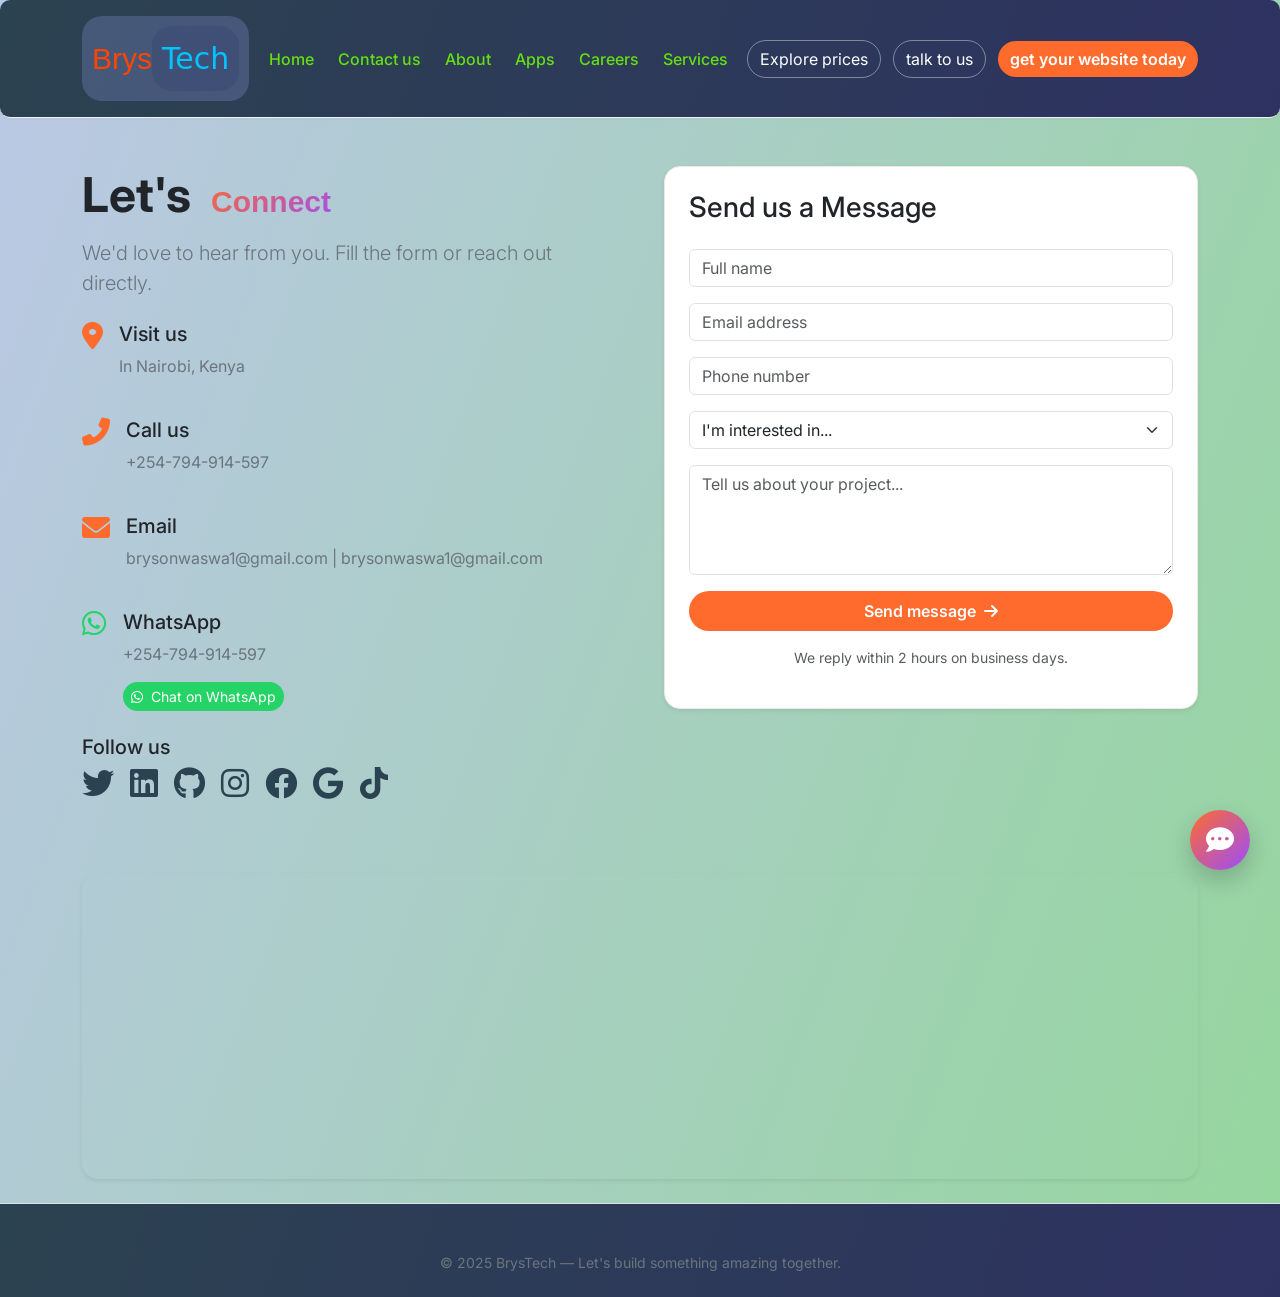
<file: contact.html>
<!DOCTYPE html>
<html lang="en">

<head>
    <meta charset="UTF-8">
    <meta name="viewport" content="width=device-width, initial-scale=1.0">
    <title>BrysTech | Contact Us</title>
    <link href="https://cdn.jsdelivr.net/npm/bootstrap@5.3.0-alpha1/dist/css/bootstrap.min.css" rel="stylesheet">
    <link rel="stylesheet" href="https://cdnjs.cloudflare.com/ajax/libs/font-awesome/6.0.0-beta3/css/all.min.css">
    <link href="https://fonts.googleapis.com/css2?family=Inter:opsz,wght@300;400;500;600;700;800&display=swap" rel="stylesheet">
    <link rel="stylesheet" href="css/style.css">
</head>

<body>

    <!-- Navigation (exactly matching home style) -->
    <nav class="navbar navbar-expand-lg navbar-custom sticky-top" style="background: linear-gradient(110deg, #2b4250 0%, #2e3261 100%);">
        <div class="container">
            <a href="./index.html"><span>Brys<div class="hub">Tech</div></span></a>
            <button class="navbar-toggler" type="button" data-bs-toggle="collapse" data-bs-target="#mainNavbar" aria-controls="mainNavbar" aria-expanded="false" aria-label="Toggle navigation">
            <span class="navbar-toggler-icon"></span>
        </button>

            <div class="collapse navbar-collapse" id="mainNavbar">
                <ul class="navbar-nav mx-auto mb-2 mb-lg-0">
                    <li class="nav-item"><a class="nav-link" href="./index.html">Home</a></li>
                    <li class="nav-item"><a class="nav-link" href="./contact.html">Contact us</a></li>
                    <li class="nav-item"><a class="nav-link" href="./about.html">About</a></li>
                    <li class="nav-item"><a class="nav-link" href="./apps.html">Apps</a></li>
                    <li class="nav-item"><a class="nav-link" href="./career.html">Careers</a></li>
                    <li class="nav-item"><a class="nav-link" href="./services.html">Services</a></li>
                </ul>
                <div class="d-flex align-items-center gap-2">
                    <a href="./prices.html" class="btn btn-outline-custom me-1">Explore prices</a>
                    <a href="./contact.html" class="btn btn-outline-custom me-1">talk to us</a>
                    <a href="./getwebsite.html" class="btn btn-primary-custom">get your website today</a>
                </div>
            </div>
        </div>
    </nav>

    <section class="py-5">
        <div class="container">
            <div class="row g-5">
                <div class="col-lg-6">
                    <h1 class="display-5 fw-bold">Let's <span class="hero-gradient">Connect</span></h1>
                    <p class="lead text-secondary">We'd love to hear from you. Fill the form or reach out directly.</p>

                    <div class="mt-4">
                        <div class="d-flex mb-4">
                            <i class="fas fa-map-marker-alt fs-3 me-3" style="color:#FF6B2C;"></i>
                            <div>
                                <h5>Visit us</h5>
                                <p class="text-secondary">In Nairobi, Kenya</p>
                            </div>
                        </div>
                        <div class="d-flex mb-4">
                            <i class="fas fa-phone-alt fs-3 me-3" style="color:#FF6B2C;"></i>
                            <div>
                                <h5>Call us</h5>
                                <p class="text-secondary">+254-794-914-597</p>
                            </div>
                        </div>
                        <div class="d-flex mb-4">
                            <i class="fas fa-envelope fs-3 me-3" style="color:#FF6B2C;"></i>
                            <div>
                                <h5>Email</h5>
                                <p class="text-secondary">brysonwaswa1@gmail.com | brysonwaswa1@gmail.com</p>
                            </div>
                        </div>
                        <div class="d-flex mb-4">
                            <i class="fab fa-whatsapp fs-3 me-3" style="color:#25D366;"></i>
                            <div>
                                <h5>WhatsApp</h5>
                                <p class="text-secondary">+254-794-914-597</p>
                                <a href="https://wa.me/254794914597" target="_blank" class="btn btn-sm btn-success" style="background-color:#25D366; border:none; border-radius:20px;">
                                    <i class="fab fa-whatsapp me-1"></i> Chat on WhatsApp
                                </a>
                            </div>
                        </div>
                    </div>

                    <div class="mt-4">
                        <h5>Follow us</h5>
                        <div class="d-flex gap-3 mt-2">
                            <a href="#" class="social-icon"><i class="fab fa-twitter fa-2x"></i></a>
                            <a href="#" class="social-icon"><i class="fab fa-linkedin fa-2x"></i></a>
                            <a href="#" class="social-icon"><i class="fab fa-github fa-2x"></i></a>
                            <a href="#" class="social-icon"><i class="fab fa-instagram fa-2x"></i></a>
                            <a href="#" class="social-icon"><i class="fab fa-facebook fa-2x"></i></a>
                            <a href="#" class="social-icon"><i class="fab fa-google fa-2x"></i></a>
                            <a href="#" class="social-icon"><i class="fab fa-tiktok fa-2x"></i></a>
                        </div>
                    </div>
                </div>

                <div class="col-lg-6">
                    <div class="contact-form p-4 rounded-4 shadow-sm bg-white">
                        <h3 class="mb-4">Send us a Message</h3>
                        <form id="contactForm">
                            <div class="mb-3">
                                <input type="text" class="form-control" placeholder="Full name" required>
                            </div>
                            <div class="mb-3">
                                <input type="email" class="form-control" placeholder="Email address" required>
                            </div>
                            <div class="mb-3">
                                <input type="tel" class="form-control" placeholder="Phone number">
                            </div>
                            <div class="mb-3">
                                <select class="form-select">
                                    <option>I'm interested in...</option>
                                    <option>Website Development</option>
                                    <option>Mobile App Development</option>
                                    <option>Custom Software</option>
                                    <option>Consulting</option>
                                    <option>Other</option>
                                </select>
                            </div>
                            <div class="mb-3">
                                <textarea rows="4" class="form-control" placeholder="Tell us about your project..."></textarea>
                            </div>
                            <button type="submit" class="btn btn-primary-custom w-100 py-2">Send message <i class="fas fa-arrow-right ms-1"></i></button>
                            <p class="text-muted small mt-3 text-center">We reply within 2 hours on business days.</p>
                        </form>
                    </div>
                </div>
            </div>
        </div>
    </section>

    <!-- Map Section -->
    <section class="py-4">
        <div class="container">
            <div class="map-placeholder rounded-4 overflow-hidden shadow-sm">
                <iframe src="https://www.google.com/maps/embed?pb=!1m18!1m12!1m3!1d255282.35887722713!2d36.68215814725781!3d-1.3026897999999906!2m3!1f0!2f0!3f0!3m2!1i1024!2i768!4f13.1!3m3!1m2!1s0x182f1172d84d49a7%3A0xf7cf0254b297924c!2sNairobi%2C%20Kenya!5e0!3m2!1sen!2s!4v1700000000000!5m2!1sen!2s"
                    width="100%" height="300" style="border:0;" allowfullscreen="" loading="lazy"></iframe>
            </div>
        </div>
    </section>

    <footer class="pt-5 pb-4 border-top">
        <div class="container">
            <div class="text-center text-secondary small">&copy; 2025 BrysTech — Let's build something amazing together.</div>
        </div>
    </footer>

    <button class="ai-chat-btn" id="aiChatBtn"><i class="fas fa-comment-dots"></i></button>
    <div id="chatModal" class="chat-modal hidden">
        <div class="chat-header"><span><i class="fas fa-robot me-2"></i>Brys AI</span><button id="closeChatBtn">&times;</button></div>
        <div class="chat-messages" id="chatMessages">
            <div class="message bot">
                <div class="bubble">📞 Need help? Ask me about contacting BrysTech!</div>
            </div>
        </div>
        <div class="chat-input-area"><input type="text" id="chatInput" placeholder="Ask..."><button id="sendChatBtn"><i class="fas fa-paper-plane"></i></button></div>
    </div>

    <script src="https://cdn.jsdelivr.net/npm/bootstrap@5.3.0-alpha1/dist/js/bootstrap.bundle.min.js"></script>
    <script src="js/script.js"></script>
</body>

</html>
</file>
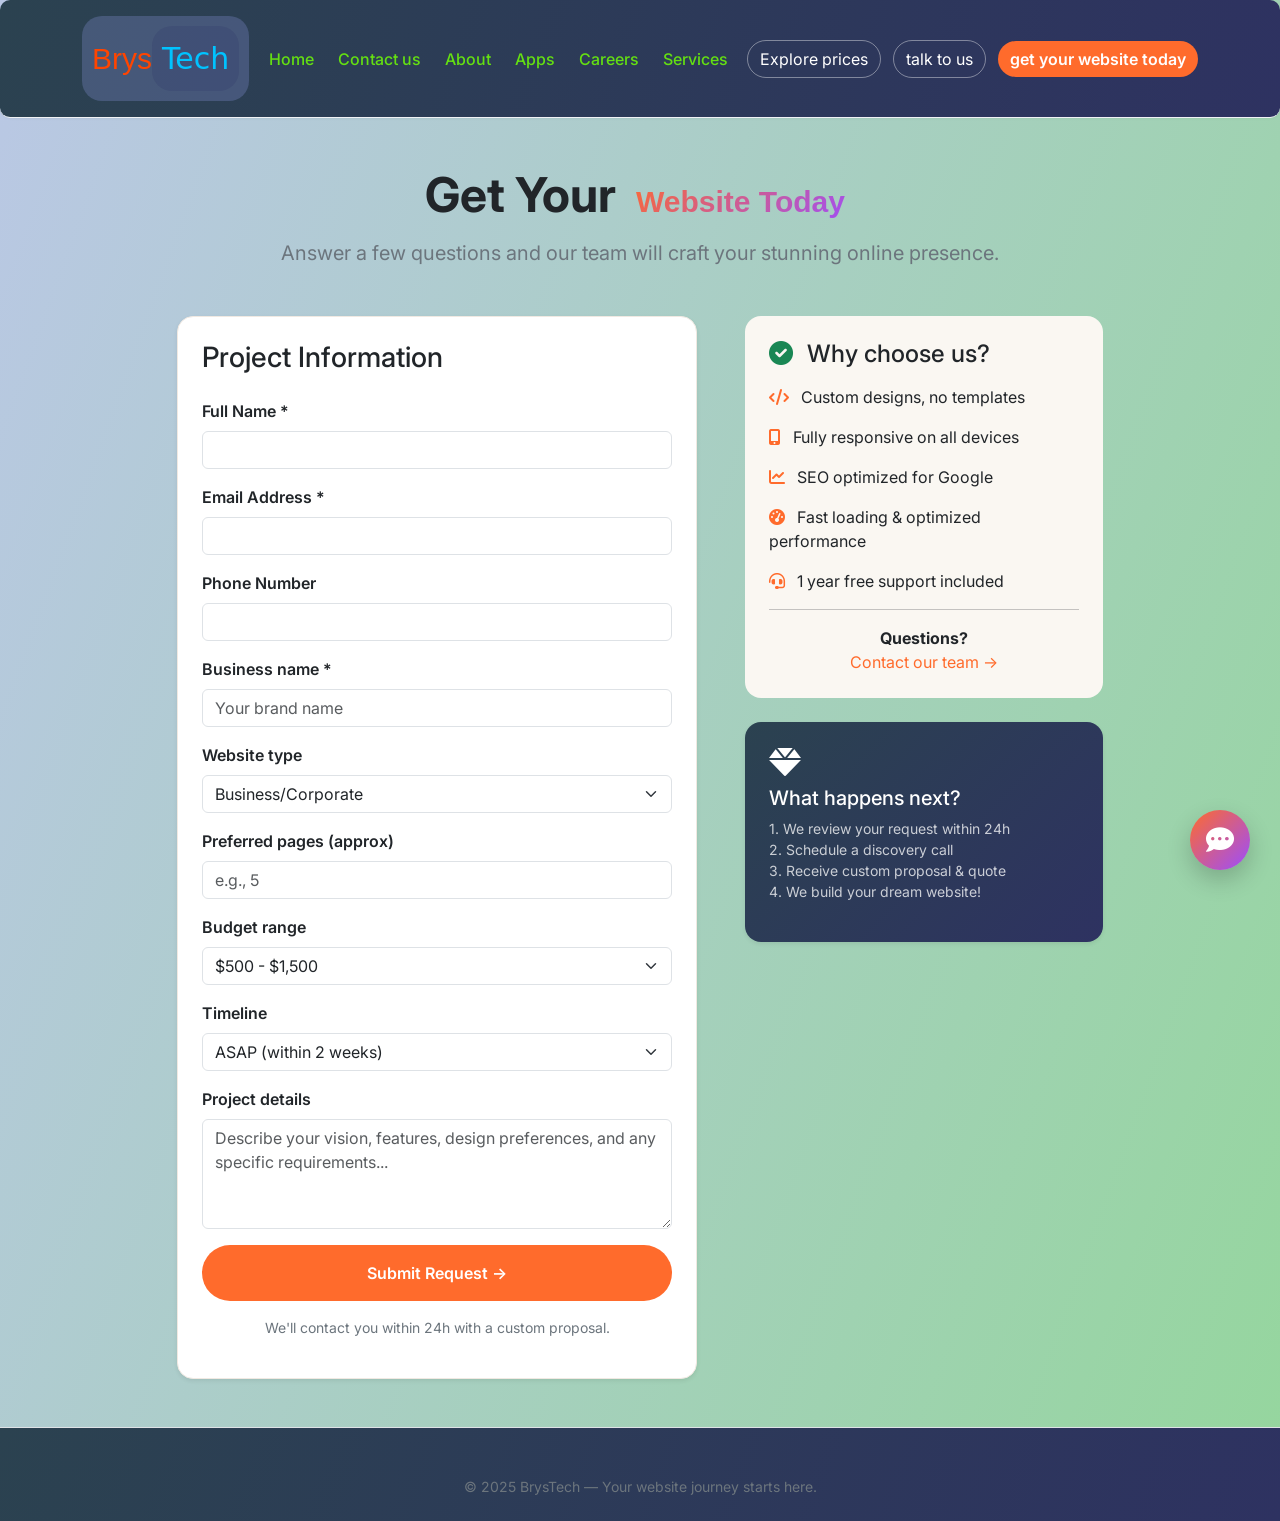
<file: getwebsite.html>
<!DOCTYPE html>
<html lang="en">

<head>
    <meta charset="UTF-8">
    <meta name="viewport" content="width=device-width, initial-scale=1.0">
    <title>BrysTech | Get Your Website</title>
    <link href="https://cdn.jsdelivr.net/npm/bootstrap@5.3.0-alpha1/dist/css/bootstrap.min.css" rel="stylesheet">
    <link rel="stylesheet" href="https://cdnjs.cloudflare.com/ajax/libs/font-awesome/6.0.0-beta3/css/all.min.css">
    <link href="https://fonts.googleapis.com/css2?family=Inter:opsz,wght@300;400;500;600;700;800&display=swap" rel="stylesheet">
    <link rel="stylesheet" href="css/style.css">
</head>

<body>

    <!-- Navigation (exactly matching home style) -->
    <nav class="navbar navbar-expand-lg navbar-custom sticky-top" style="background: linear-gradient(110deg, #2b4250 0%, #2e3261 100%);">
        <div class="container">
            <a href="./index.html"><span>Brys<div class="hub">Tech</div></span></a>
            <button class="navbar-toggler" type="button" data-bs-toggle="collapse" data-bs-target="#mainNavbar" aria-controls="mainNavbar" aria-expanded="false" aria-label="Toggle navigation">
            <span class="navbar-toggler-icon"></span>
        </button>

            <div class="collapse navbar-collapse" id="mainNavbar">
                <ul class="navbar-nav mx-auto mb-2 mb-lg-0">
                    <li class="nav-item"><a class="nav-link" href="./index.html">Home</a></li>
                    <li class="nav-item"><a class="nav-link" href="./contact.html">Contact us</a></li>
                    <li class="nav-item"><a class="nav-link" href="./about.html">About</a></li>
                    <li class="nav-item"><a class="nav-link" href="./apps.html">Apps</a></li>
                    <li class="nav-item"><a class="nav-link" href="./career.html">Careers</a></li>
                    <li class="nav-item"><a class="nav-link" href="./services.html">Services</a></li>
                </ul>
                <div class="d-flex align-items-center gap-2">
                    <a href="./prices.html" class="btn btn-outline-custom me-1">Explore prices</a>
                    <a href="./contact.html" class="btn btn-outline-custom me-1">talk to us</a>
                    <a href="./getwebsite.html" class="btn btn-primary-custom">get your website today</a>
                </div>
            </div>
        </div>
    </nav>

    <section class="py-5">
        <div class="container">
            <div class="row justify-content-center">
                <div class="col-lg-10">
                    <div class="text-center mb-5">
                        <h1 class="display-5 fw-bold">Get Your <span class="hero-gradient">Website Today</span></h1>
                        <p class="fs-5 text-secondary">Answer a few questions and our team will craft your stunning online presence.</p>
                    </div>

                    <div class="row g-5">
                        <div class="col-lg-7">
                            <div class="website-form p-4 rounded-4 shadow-sm bg-white">
                                <h3 class="mb-4">Project Information</h3>
                                <form id="websiteRequestForm">
                                    <div class="mb-3">
                                        <label class="form-label fw-semibold">Full Name *</label>
                                        <input type="text" class="form-control" required>
                                    </div>
                                    <div class="mb-3">
                                        <label class="form-label fw-semibold">Email Address *</label>
                                        <input type="email" class="form-control" required>
                                    </div>
                                    <div class="mb-3">
                                        <label class="form-label fw-semibold">Phone Number</label>
                                        <input type="tel" class="form-control">
                                    </div>
                                    <div class="mb-3">
                                        <label class="form-label fw-semibold">Business name *</label>
                                        <input type="text" class="form-control" required placeholder="Your brand name">
                                    </div>
                                    <div class="mb-3">
                                        <label class="form-label fw-semibold">Website type</label>
                                        <select class="form-select">
                                            <option>Business/Corporate</option>
                                            <option>E-commerce</option>
                                            <option>Portfolio</option>
                                            <option>Blog/Magazine</option>
                                            <option>Custom web app</option>
                                        </select>
                                    </div>
                                    <div class="mb-3">
                                        <label class="form-label fw-semibold">Preferred pages (approx)</label>
                                        <input type="number" class="form-control" placeholder="e.g., 5">
                                    </div>
                                    <div class="mb-3">
                                        <label class="form-label fw-semibold">Budget range</label>
                                        <select class="form-select">
                                            <option>$500 - $1,500</option>
                                            <option>$1,500 - $3,000</option>
                                            <option>$3,000 - $6,000</option>
                                            <option>Custom / Enterprise</option>
                                        </select>
                                    </div>
                                    <div class="mb-3">
                                        <label class="form-label fw-semibold">Timeline</label>
                                        <select class="form-select">
                                            <option>ASAP (within 2 weeks)</option>
                                            <option>1 month</option>
                                            <option>2-3 months</option>
                                            <option>Flexible</option>
                                        </select>
                                    </div>
                                    <div class="mb-3">
                                        <label class="form-label fw-semibold">Project details</label>
                                        <textarea rows="4" class="form-control" placeholder="Describe your vision, features, design preferences, and any specific requirements..."></textarea>
                                    </div>
                                    <button type="submit" class="btn btn-primary-custom w-100 py-3 fs-6">Submit Request →</button>
                                    <p class="text-center mt-3 small text-secondary">We'll contact you within 24h with a custom proposal.</p>
                                </form>
                            </div>
                        </div>

                        <div class="col-lg-5">
                            <div class="bg-grey rounded-4 p-4">
                                <h4><i class="fas fa-check-circle text-success me-2"></i> Why choose us?</h4>
                                <ul class="list-unstyled mt-3">
                                    <li class="mb-3"><i class="fas fa-code me-2" style="color:#FF6B2C;"></i> Custom designs, no templates</li>
                                    <li class="mb-3"><i class="fas fa-mobile-alt me-2" style="color:#FF6B2C;"></i> Fully responsive on all devices</li>
                                    <li class="mb-3"><i class="fas fa-chart-line me-2" style="color:#FF6B2C;"></i> SEO optimized for Google</li>
                                    <li class="mb-3"><i class="fas fa-tachometer-alt me-2" style="color:#FF6B2C;"></i> Fast loading & optimized performance</li>
                                    <li class="mb-3"><i class="fas fa-headset me-2" style="color:#FF6B2C;"></i> 1 year free support included</li>
                                </ul>
                                <hr>
                                <div class="text-center">
                                    <p class="mb-0"><strong>Questions?</strong></p>
                                    <a href="contact.html" class="text-decoration-none" style="color:#FF6B2C;">Contact our team →</a>
                                </div>
                            </div>

                            <div class="mt-4 p-4 rounded-4 shadow-sm" style="background: linear-gradient(135deg, #2b4250, #2e3261); color: white;">
                                <i class="fas fa-gem fs-2 mb-2"></i>
                                <h5>What happens next?</h5>
                                <p class="small opacity-75">1. We review your request within 24h <br>2. Schedule a discovery call <br>3. Receive custom proposal & quote <br>4. We build your dream website!</p>
                            </div>
                        </div>
                    </div>
                </div>
            </div>
        </div>
    </section>

    <footer class="pt-5 pb-4 border-top">
        <div class="container">
            <div class="text-center text-secondary small">&copy; 2025 BrysTech — Your website journey starts here.</div>
        </div>
    </footer>

    <button class="ai-chat-btn" id="aiChatBtn"><i class="fas fa-comment-dots"></i></button>
    <div id="chatModal" class="chat-modal hidden">
        <div class="chat-header"><span><i class="fas fa-robot me-2"></i>Brys AI</span><button id="closeChatBtn">&times;</button></div>
        <div class="chat-messages" id="chatMessages">
            <div class="message bot">
                <div class="bubble">🌐 Ready to get your website? I'm here to help!</div>
            </div>
        </div>
        <div class="chat-input-area"><input type="text" id="chatInput" placeholder="Ask..."><button id="sendChatBtn"><i class="fas fa-paper-plane"></i></button></div>
    </div>

    <script src="https://cdn.jsdelivr.net/npm/bootstrap@5.3.0-alpha1/dist/js/bootstrap.bundle.min.js"></script>
    <script src="js/script.js"></script>
</body>

</html>
</file>
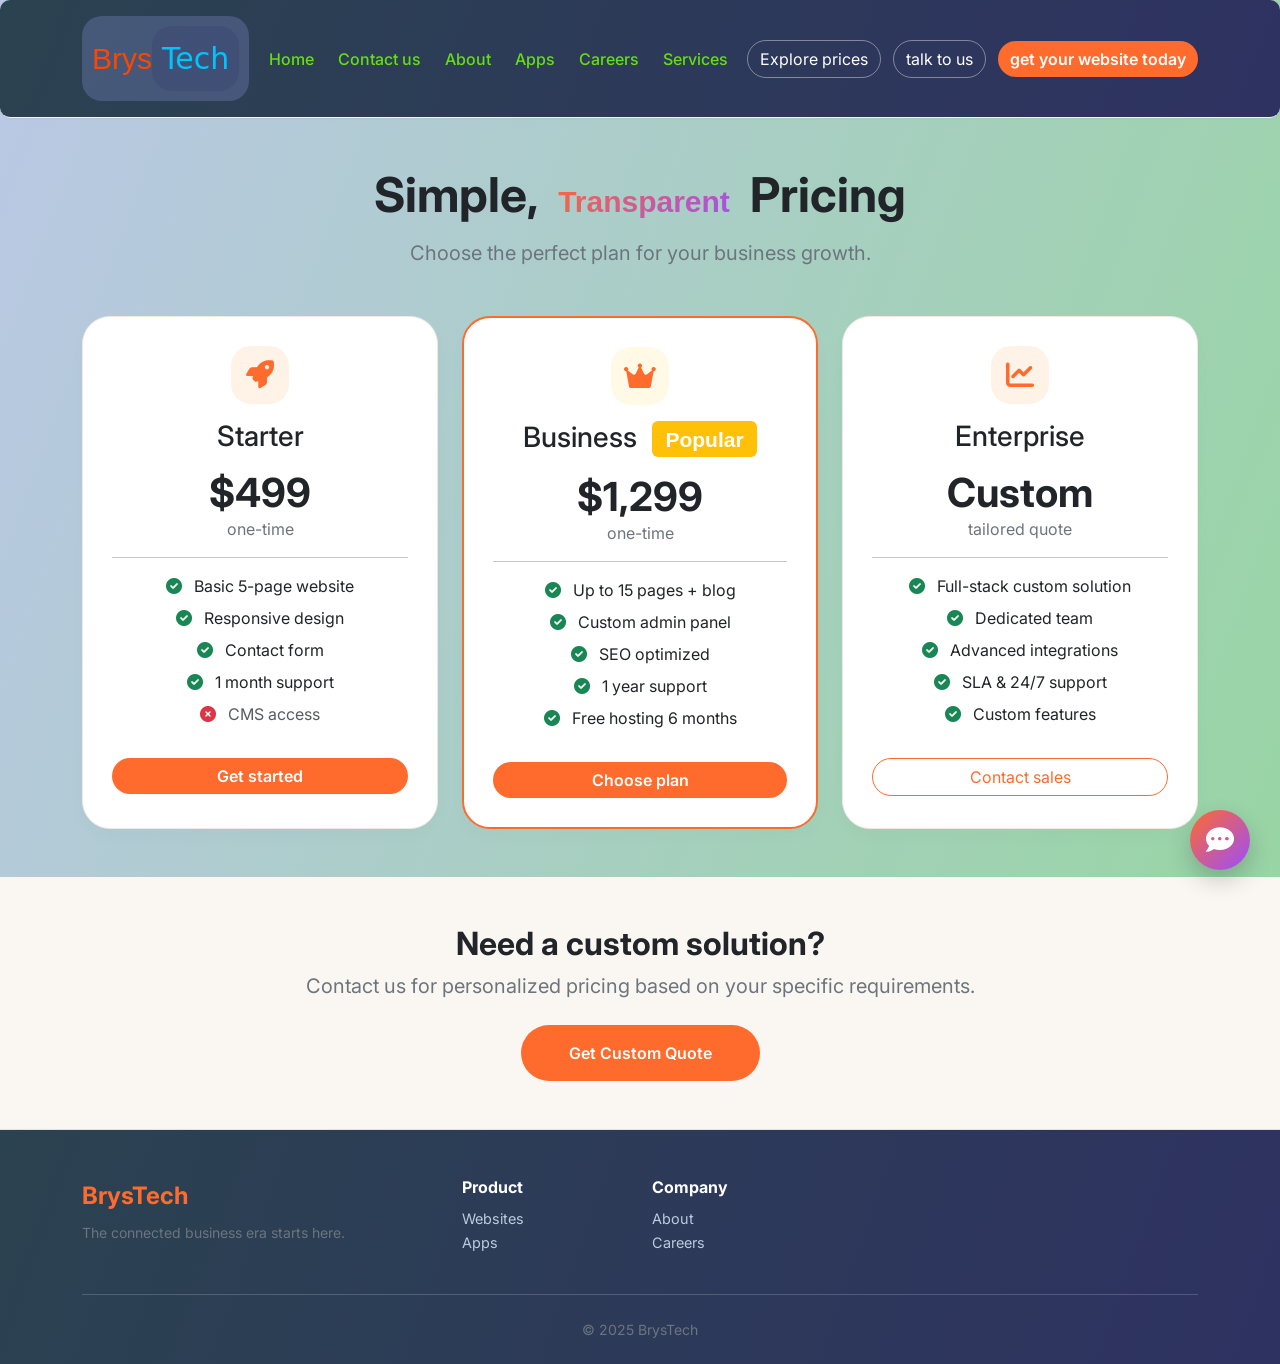
<file: prices.html>
<!DOCTYPE html>
<html lang="en">

<head>
    <meta charset="UTF-8">
    <meta name="viewport" content="width=device-width, initial-scale=1.0">
    <title>BrysTech | Pricing Plans</title>
    <link href="https://cdn.jsdelivr.net/npm/bootstrap@5.3.0-alpha1/dist/css/bootstrap.min.css" rel="stylesheet">
    <link rel="stylesheet" href="https://cdnjs.cloudflare.com/ajax/libs/font-awesome/6.0.0-beta3/css/all.min.css">
    <link href="https://fonts.googleapis.com/css2?family=Inter:opsz,wght@300;400;500;600;700;800&display=swap" rel="stylesheet">
    <link rel="stylesheet" href="css/style.css">
</head>

<body>

    <!-- Navigation (exactly matching home style) -->
    <nav class="navbar navbar-expand-lg navbar-custom sticky-top" style="background: linear-gradient(110deg, #2b4250 0%, #2e3261 100%);">
        <div class="container">
            <a href="./index.html"><span>Brys<div class="hub">Tech</div></span></a>
            <button class="navbar-toggler" type="button" data-bs-toggle="collapse" data-bs-target="#mainNavbar" aria-controls="mainNavbar" aria-expanded="false" aria-label="Toggle navigation">
            <span class="navbar-toggler-icon"></span>
        </button>

            <div class="collapse navbar-collapse" id="mainNavbar">
                <ul class="navbar-nav mx-auto mb-2 mb-lg-0">
                    <li class="nav-item"><a class="nav-link" href="./index.html">Home</a></li>
                    <li class="nav-item"><a class="nav-link" href="./contact.html">Contact us</a></li>
                    <li class="nav-item"><a class="nav-link" href="./about.html">About</a></li>
                    <li class="nav-item"><a class="nav-link" href="./apps.html">Apps</a></li>
                    <li class="nav-item"><a class="nav-link" href="./career.html">Careers</a></li>
                    <li class="nav-item"><a class="nav-link" href="./services.html">Services</a></li>
                </ul>
                <div class="d-flex align-items-center gap-2">
                    <a href="./prices.html" class="btn btn-outline-custom me-1">Explore prices</a>
                    <a href="./contact.html" class="btn btn-outline-custom me-1">talk to us</a>
                    <a href="./getwebsite.html" class="btn btn-primary-custom">get your website today</a>
                </div>
            </div>
        </div>
    </nav>
    <section class="py-5">
        <div class="container">
            <div class="text-center mb-5">
                <h1 class="display-5 fw-bold">Simple, <span class="hero-gradient">Transparent</span> Pricing</h1>
                <p class="text-secondary fs-5">Choose the perfect plan for your business growth.</p>
            </div>
            <div class="row g-4 justify-content-center">
                <div class="col-md-4">
                    <div class="price-card text-center">
                        <div class="feature-icon mx-auto mb-3"><i class="fas fa-rocket"></i></div>
                        <h3>Starter</h3>
                        <div class="display-6 fw-bold mt-3">$499</div>
                        <p class="text-secondary">one-time</p>
                        <hr>
                        <ul class="list-unstyled">
                            <li class="mb-2"><i class="fas fa-check-circle text-success me-2"></i> Basic 5-page website</li>
                            <li class="mb-2"><i class="fas fa-check-circle text-success me-2"></i> Responsive design</li>
                            <li class="mb-2"><i class="fas fa-check-circle text-success me-2"></i> Contact form</li>
                            <li class="mb-2"><i class="fas fa-check-circle text-success me-2"></i> 1 month support</li>
                            <li class="text-muted"><i class="fas fa-times-circle text-danger me-2"></i> CMS access</li>
                        </ul>
                        <a href="get-website.html" class="btn btn-primary-custom mt-3 w-100">Get started</a>
                    </div>
                </div>
                <div class="col-md-4">
                    <div class="price-card text-center popular-plan">
                        <div class="feature-icon mx-auto mb-3 bg-warning bg-opacity-10"><i class="fas fa-crown"></i></div>
                        <h3>Business <span class="badge bg-warning ms-2">Popular</span></h3>
                        <div class="display-6 fw-bold mt-3">$1,299</div>
                        <p class="text-secondary">one-time</p>
                        <hr>
                        <ul class="list-unstyled">
                            <li class="mb-2"><i class="fas fa-check-circle text-success me-2"></i> Up to 15 pages + blog</li>
                            <li class="mb-2"><i class="fas fa-check-circle text-success me-2"></i> Custom admin panel</li>
                            <li class="mb-2"><i class="fas fa-check-circle text-success me-2"></i> SEO optimized</li>
                            <li class="mb-2"><i class="fas fa-check-circle text-success me-2"></i> 1 year support</li>
                            <li class="mb-2"><i class="fas fa-check-circle text-success me-2"></i> Free hosting 6 months</li>
                        </ul>
                        <a href="get-website.html" class="btn btn-primary-custom mt-3 w-100">Choose plan</a>
                    </div>
                </div>
                <div class="col-md-4">
                    <div class="price-card text-center">
                        <div class="feature-icon mx-auto mb-3"><i class="fas fa-chart-line"></i></div>
                        <h3>Enterprise</h3>
                        <div class="display-6 fw-bold mt-3">Custom</div>
                        <p class="text-secondary">tailored quote</p>
                        <hr>
                        <ul class="list-unstyled">
                            <li class="mb-2"><i class="fas fa-check-circle text-success me-2"></i> Full-stack custom solution</li>
                            <li class="mb-2"><i class="fas fa-check-circle text-success me-2"></i> Dedicated team</li>
                            <li class="mb-2"><i class="fas fa-check-circle text-success me-2"></i> Advanced integrations</li>
                            <li class="mb-2"><i class="fas fa-check-circle text-success me-2"></i> SLA & 24/7 support</li>
                            <li class="mb-2"><i class="fas fa-check-circle text-success me-2"></i> Custom features</li>
                        </ul>
                        <a href="contact.html" class="btn btn-outline-custom mt-3 w-100" style="border-color:#FF6B2C; color:#FF6B2C;">Contact sales</a>
                    </div>
                </div>
            </div>
        </div>
    </section>

    <section class="py-5 bg-grey">
        <div class="container text-center">
            <h2 class="fw-bold">Need a custom solution?</h2>
            <p class="text-secondary fs-5 mb-4">Contact us for personalized pricing based on your specific requirements.</p>
            <a href="contact.html" class="btn btn-primary-custom px-5 py-3">Get Custom Quote</a>
        </div>
    </section>

    <footer class="pt-5 pb-4 border-top">
        <div class="container">
            <div class="row g-4">
                <div class="col-md-4">
                    <div class="fw-bold fs-4 mb-2 footer-brand">BrysTech</div>
                    <p class="text-secondary small">The connected business era starts here.</p>
                </div>
                <div class="col-md-8">
                    <div class="row">
                        <div class="col-6 col-sm-3">
                            <h6 class="fw-bold text-white">Product</h6>
                            <ul class="list-unstyled">
                                <li><a href="get-website.html" class="footer-link">Websites</a></li>
                                <li><a href="services.html" class="footer-link">Apps</a></li>
                            </ul>
                        </div>
                        <div class="col-6 col-sm-3">
                            <h6 class="fw-bold text-white">Company</h6>
                            <ul class="list-unstyled">
                                <li><a href="contact.html" class="footer-link">About</a></li>
                                <li><a href="careers.html" class="footer-link">Careers</a></li>
                            </ul>
                        </div>
                    </div>
                </div>
            </div>
            <hr class="my-4 bg-secondary">
            <div class="text-center text-secondary small">&copy; 2025 BrysTech</div>
        </div>
    </footer>

    <button class="ai-chat-btn" id="aiChatBtn"><i class="fas fa-comment-dots"></i></button>
    <div id="chatModal" class="chat-modal hidden">
        <div class="chat-header"><span><i class="fas fa-robot me-2"></i>Brys AI</span><button id="closeChatBtn">&times;</button></div>
        <div class="chat-messages" id="chatMessages">
            <div class="message bot">
                <div class="bubble">💬 Need pricing help? Ask me!</div>
            </div>
        </div>
        <div class="chat-input-area"><input type="text" id="chatInput" placeholder="Type..."><button id="sendChatBtn"><i class="fas fa-paper-plane"></i></button></div>
    </div>

    <script src="https://cdn.jsdelivr.net/npm/bootstrap@5.3.0-alpha1/dist/js/bootstrap.bundle.min.js"></script>
    <script src="js/script.js"></script>
</body>

</html>
</file>
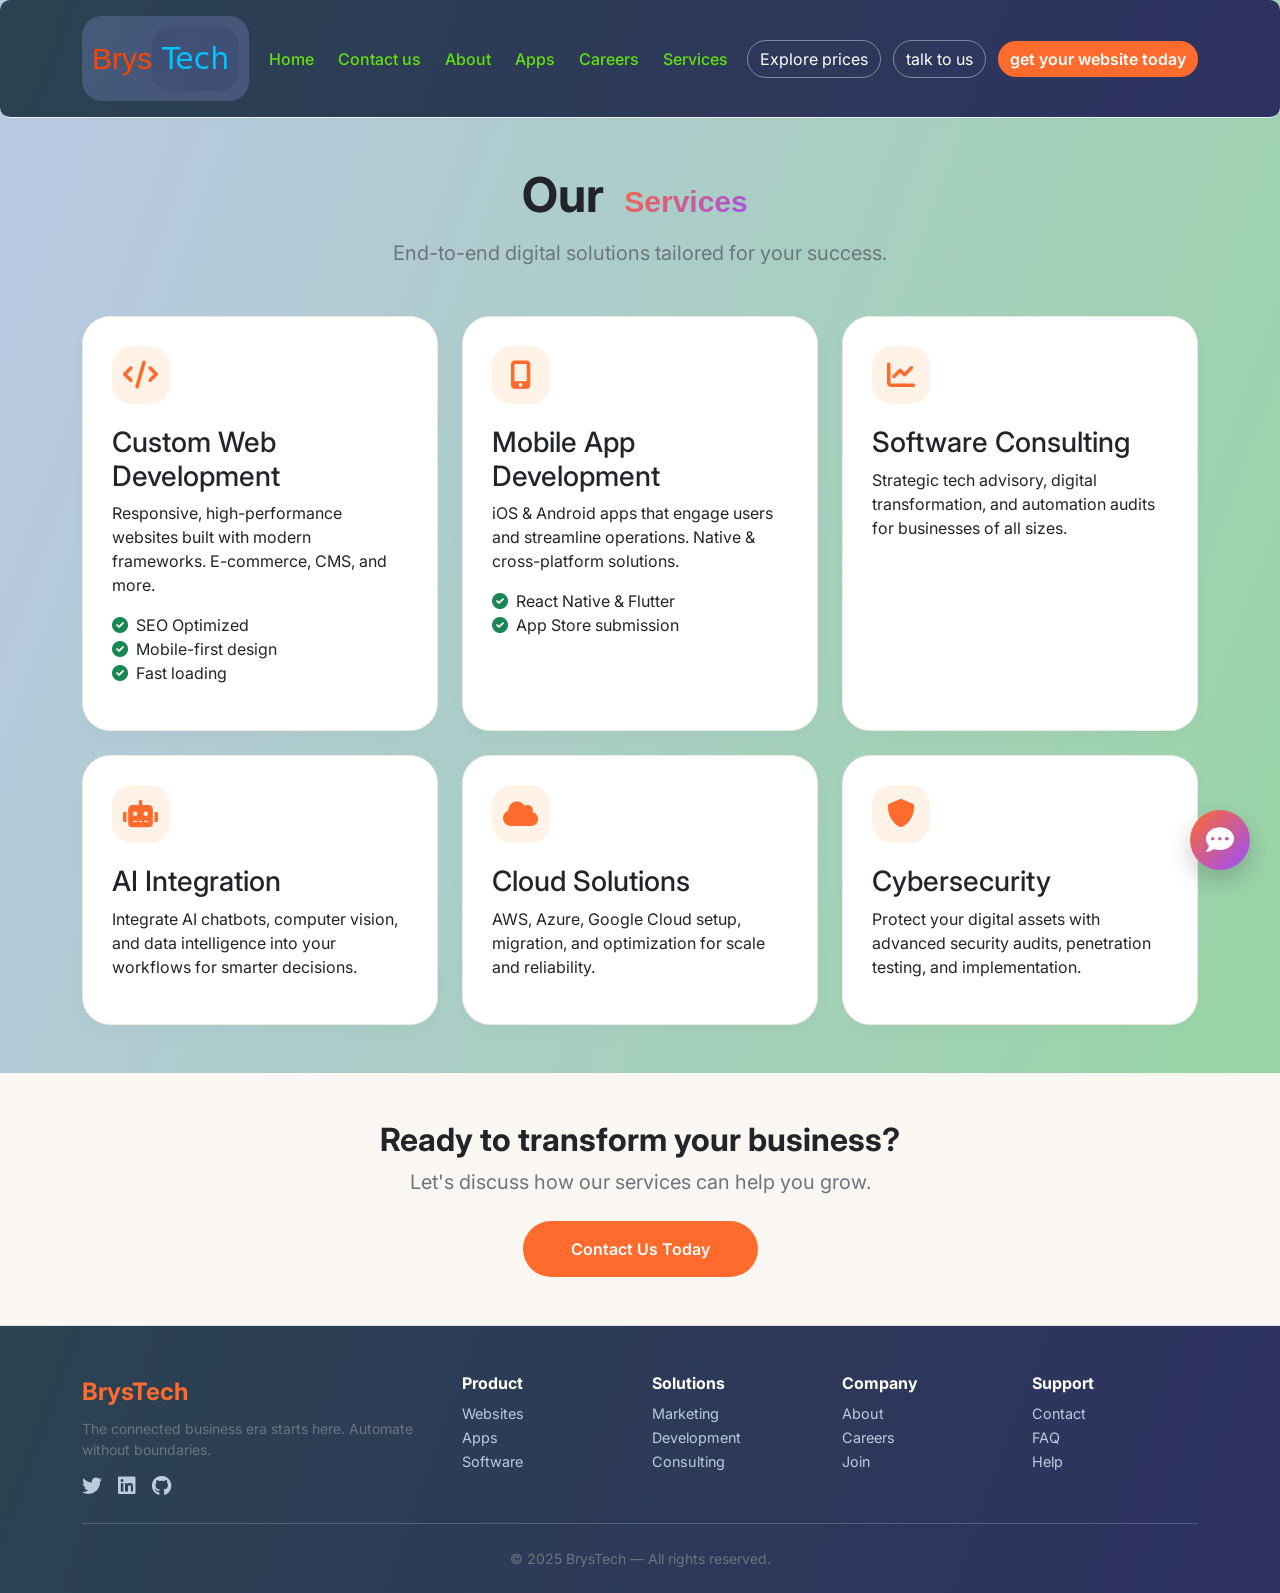
<file: services.html>
<!DOCTYPE html>
<html lang="en">

<head>
    <meta charset="UTF-8">
    <meta name="viewport" content="width=device-width, initial-scale=1.0">
    <title>BrysTech | Our Services</title>
    <link href="https://cdn.jsdelivr.net/npm/bootstrap@5.3.0-alpha1/dist/css/bootstrap.min.css" rel="stylesheet">
    <link rel="stylesheet" href="https://cdnjs.cloudflare.com/ajax/libs/font-awesome/6.0.0-beta3/css/all.min.css">
    <link href="https://fonts.googleapis.com/css2?family=Inter:opsz,wght@300;400;500;600;700;800&display=swap" rel="stylesheet">
    <link rel="stylesheet" href="css/style.css">
</head>

<body>

    <nav class="navbar navbar-expand-lg navbar-custom sticky-top" style="background: linear-gradient(110deg, #2b4250 0%, #2e3261 100%);">
        <div class="container">
            <a href="./index.html"><span>Brys<div class="hub">Tech</div></span></a>
            <button class="navbar-toggler" type="button" data-bs-toggle="collapse" data-bs-target="#mainNavbar" aria-controls="mainNavbar" aria-expanded="false" aria-label="Toggle navigation">
            <span class="navbar-toggler-icon"></span>
        </button>

            <div class="collapse navbar-collapse" id="mainNavbar">
                <ul class="navbar-nav mx-auto mb-2 mb-lg-0">
                    <li class="nav-item"><a class="nav-link" href="./index.html">Home</a></li>
                    <li class="nav-item"><a class="nav-link" href="./contact.html">Contact us</a></li>
                    <li class="nav-item"><a class="nav-link" href="./about.html">About</a></li>
                    <li class="nav-item"><a class="nav-link" href="./apps.html">Apps</a></li>
                    <li class="nav-item"><a class="nav-link" href="./career.html">Careers</a></li>
                    <li class="nav-item"><a class="nav-link" href="./services.html">Services</a></li>
                </ul>
                <div class="d-flex align-items-center gap-2">
                    <a href="./prices.html" class="btn btn-outline-custom me-1">Explore prices</a>
                    <a href="./contact.html" class="btn btn-outline-custom me-1">talk to us</a>
                    <a href="./getwebsite.html" class="btn btn-primary-custom">get your website today</a>
                </div>
            </div>
        </div>
    </nav>

    <section class="py-5">
        <div class="container">
            <div class="text-center mb-5">
                <h1 class="display-5 fw-bold">Our <span class="hero-gradient">Services</span></h1>
                <p class="text-secondary fs-5">End-to-end digital solutions tailored for your success.</p>
            </div>
            <div class="row g-4">
                <div class="col-md-6 col-lg-4">
                    <div class="service-card">
                        <div class="feature-icon"><i class="fas fa-code"></i></div>
                        <h3>Custom Web Development</h3>
                        <p>Responsive, high-performance websites built with modern frameworks. E-commerce, CMS, and more.</p>
                        <ul class="list-unstyled mt-3">
                            <li><i class="fas fa-check-circle text-success me-2"></i>SEO Optimized</li>
                            <li><i class="fas fa-check-circle text-success me-2"></i>Mobile-first design</li>
                            <li><i class="fas fa-check-circle text-success me-2"></i>Fast loading</li>
                        </ul>
                    </div>
                </div>
                <div class="col-md-6 col-lg-4">
                    <div class="service-card">
                        <div class="feature-icon"><i class="fas fa-mobile-alt"></i></div>
                        <h3>Mobile App Development</h3>
                        <p>iOS & Android apps that engage users and streamline operations. Native & cross-platform solutions.</p>
                        <ul class="list-unstyled mt-3">
                            <li><i class="fas fa-check-circle text-success me-2"></i>React Native & Flutter</li>
                            <li><i class="fas fa-check-circle text-success me-2"></i>App Store submission</li>
                        </ul>
                    </div>
                </div>
                <div class="col-md-6 col-lg-4">
                    <div class="service-card">
                        <div class="feature-icon"><i class="fas fa-chart-line"></i></div>
                        <h3>Software Consulting</h3>
                        <p>Strategic tech advisory, digital transformation, and automation audits for businesses of all sizes.</p>
                    </div>
                </div>
                <div class="col-md-6 col-lg-4">
                    <div class="service-card">
                        <div class="feature-icon"><i class="fas fa-robot"></i></div>
                        <h3>AI Integration</h3>
                        <p>Integrate AI chatbots, computer vision, and data intelligence into your workflows for smarter decisions.</p>
                    </div>
                </div>
                <div class="col-md-6 col-lg-4">
                    <div class="service-card">
                        <div class="feature-icon"><i class="fas fa-cloud"></i></div>
                        <h3>Cloud Solutions</h3>
                        <p>AWS, Azure, Google Cloud setup, migration, and optimization for scale and reliability.</p>
                    </div>
                </div>
                <div class="col-md-6 col-lg-4">
                    <div class="service-card">
                        <div class="feature-icon"><i class="fas fa-shield-alt"></i></div>
                        <h3>Cybersecurity</h3>
                        <p>Protect your digital assets with advanced security audits, penetration testing, and implementation.</p>
                    </div>
                </div>
            </div>
        </div>
    </section>

    <section class="py-5 bg-grey">
        <div class="container text-center">
            <h2 class="fw-bold">Ready to transform your business?</h2>
            <p class="text-secondary fs-5 mb-4">Let's discuss how our services can help you grow.</p>
            <a href="contact.html" class="btn btn-primary-custom px-5 py-3">Contact Us Today</a>
        </div>
    </section>

    <footer class="pt-5 pb-4 border-top">
        <div class="container">
            <div class="row g-4">
                <div class="col-md-4">
                    <div class="fw-bold fs-4 mb-2 footer-brand">BrysTech</div>
                    <p class="text-secondary small">The connected business era starts here. Automate without boundaries.</p>
                    <div class="d-flex gap-3 mt-2">
                        <a href="#" class="footer-link"><i class="fab fa-twitter fs-5"></i></a>
                        <a href="#" class="footer-link"><i class="fab fa-linkedin fs-5"></i></a>
                        <a href="#" class="footer-link"><i class="fab fa-github fs-5"></i></a>
                    </div>
                </div>
                <div class="col-md-8">
                    <div class="row">
                        <div class="col-6 col-sm-3">
                            <h6 class="fw-bold text-white">Product</h6>
                            <ul class="list-unstyled">
                                <li><a href="get-website.html" class="footer-link">Websites</a></li>
                                <li><a href="services.html" class="footer-link">Apps</a></li>
                                <li><a href="services.html" class="footer-link">Software</a></li>
                            </ul>
                        </div>
                        <div class="col-6 col-sm-3">
                            <h6 class="fw-bold text-white">Solutions</h6>
                            <ul class="list-unstyled">
                                <li><a href="services.html" class="footer-link">Marketing</a></li>
                                <li><a href="services.html" class="footer-link">Development</a></li>
                                <li><a href="services.html" class="footer-link">Consulting</a></li>
                            </ul>
                        </div>
                        <div class="col-6 col-sm-3">
                            <h6 class="fw-bold text-white">Company</h6>
                            <ul class="list-unstyled">
                                <li><a href="contact.html" class="footer-link">About</a></li>
                                <li><a href="careers.html" class="footer-link">Careers</a></li>
                                <li><a href="careers.html" class="footer-link">Join</a></li>
                            </ul>
                        </div>
                        <div class="col-6 col-sm-3">
                            <h6 class="fw-bold text-white">Support</h6>
                            <ul class="list-unstyled">
                                <li><a href="contact.html" class="footer-link">Contact</a></li>
                                <li><a href="#" class="footer-link">FAQ</a></li>
                                <li><a href="#" class="footer-link">Help</a></li>
                            </ul>
                        </div>
                    </div>
                </div>
            </div>
            <hr class="my-4 bg-secondary">
            <div class="text-center text-secondary small">&copy; 2025 BrysTech — All rights reserved.</div>
        </div>
    </footer>

    <button class="ai-chat-btn" id="aiChatBtn"><i class="fas fa-comment-dots"></i></button>
    <div id="chatModal" class="chat-modal hidden">
        <div class="chat-header"><span><i class="fas fa-robot me-2"></i>Brys AI</span><button id="closeChatBtn">&times;</button></div>
        <div class="chat-messages" id="chatMessages">
            <div class="message bot">
                <div class="bubble">👋 Hi! Ask me about our services!</div>
            </div>
        </div>
        <div class="chat-input-area"><input type="text" id="chatInput" placeholder="Ask me..."><button id="sendChatBtn"><i class="fas fa-paper-plane"></i></button></div>
    </div>

    <script src="https://cdn.jsdelivr.net/npm/bootstrap@5.3.0-alpha1/dist/js/bootstrap.bundle.min.js"></script>
    <script src="js/script.js"></script>
</body>

</html>
</file>
<file: css/landing.css>
/* ===== BASE STYLES ===== */

* {
    margin: 0;
    padding: 0;
    box-sizing: border-box;
}

body {
    font-family: 'Inter', sans-serif;
    background: linear-gradient(110deg, #2b4250 0%, #2e3261 100%);
    color: #111827;
    overflow-x: hidden;
}


/* ===== CUSTOM NAVBAR STYLES ===== */

nav {
    background-color: #333;
    border-radius: 10px;
}

.navbar-custom {
    background-color: #ffffff;
    padding: 1rem 0;
    box-shadow: 0 1px 2px rgba(0, 0, 0, 0.03), 0 1px 6px -1px rgba(0, 0, 0, 0.02);
    border-bottom: 1px solid #f0f2f5;
}

.navbar-brand {
    font-weight: 800;
    font-size: 1.8rem;
    letter-spacing: -0.02em;
    background: linear-gradient(135deg, #FF6B2C 0%, #FF8A4C 100%);
    -webkit-background-clip: text;
    background-clip: text;
    color: transparent;
}

.nav-link {
    font-weight: 500;
    color: #64df12 !important;
    margin: 0 0.25rem;
    transition: color 0.2s;
}

.nav-link:hover {
    color: #e9700ef5 !important;
    padding: 10px;
    border-radius: 5px;
    background-color: white;
}

span {
    color: orangered;
    font-size: 30px;
    background-color: rgba(144, 153, 228, 0.267);
    border-radius: 20px;
    font-family: Verdana, Geneva, Tahoma, sans-serif;
    padding: 10px;
    margin: 0px;
    display: inline-block;
}

.hub {
    color: rgb(0, 195, 255);
    font-size: 30px;
    background-color: rgba(51, 56, 105, 0.267);
    border-radius: 20px;
    font-family: system-ui, -apple-system, BlinkMacSystemFont, 'Segoe UI', Roboto, Oxygen, Ubuntu, Cantarell, 'Open Sans', 'Helvetica Neue', sans-serif;
    padding: 10px;
    display: inline-block;
}


/* ===== BUTTON STYLES ===== */

.btn-outline-custom {
    border: 1px solid #e2e8f0;
    background: white;
    border-radius: 40px;
    padding: 0.5rem 1.2rem;
    font-weight: 500;
    color: #1e293b;
    transition: 0.2s;
}

.btn-outline-custom:hover {
    background: #f8fafc;
    border-color: #cbd5e1;
}

.btn-primary-custom {
    background-color: #74f71e;
    border: none;
    border-radius: 40px;
    padding: 0.5rem 1.5rem;
    font-weight: 600;
    color: white;
    transition: all 0.2s ease;
}

.btn-primary-custom:hover {
    background-color: #e55a1e;
    transform: translateY(-1px);
    box-shadow: 0 8px 20px rgba(255, 107, 44, 0.2);
}

.btn-google-style {
    background: white;
    border: 1px solid #e2e8f0;
    border-radius: 48px;
    padding: 0.8rem 1.5rem;
    font-weight: 500;
    color: #1f2937;
    transition: 0.2s;
    width: 100%;
}

.btn-google-style i {
    color: #FF6B2C;
    margin-right: 8px;
}

.btn-google-style:hover {
    background: #f9fafb;
    border-color: #cbd5e1;
    transform: translateY(-1px);
}


/* ===== HERO SECTION STYLES ===== */

.hero-badge {
    background: #fef3e8;
    color: #FF6B2C;
    border-radius: 40px;
    padding: 0.3rem 1rem;
    font-size: 0.85rem;
    font-weight: 600;
    display: inline-block;
    margin-bottom: 1.5rem;
}

.hero-title {
    font-size: 3.8rem;
    font-weight: 800;
    line-height: 1.2;
    letter-spacing: -0.02em;
    color: #0f172a;
}

.hero-gradient {
    background: linear-gradient(135deg, #FF6B2C, #FFAA6E);
    -webkit-background-clip: text;
    background-clip: text;
    color: transparent;
}

.hero-sub {
    font-size: 1.2rem;
    color: #fff;
    max-width: 550px;
    margin-top: 1rem;
}


/* ===== FEATURE CARDS ===== */

.feature-card {
    background: white;
    border-radius: 32px;
    padding: 1.5rem;
    box-shadow: 0 12px 30px rgba(0, 0, 0, 0.03), 0 2px 4px rgba(0, 0, 0, 0.02);
    transition: all 0.25s ease;
    border: 1px solid #f1f5f9;
    height: 100%;
}

.feature-card:hover {
    transform: translateY(-6px);
    box-shadow: 0 20px 35px -12px rgba(0, 0, 0, 0.08);
    border-color: #ffe4d6;
}

.feature-icon {
    background: #fef6f0;
    width: 56px;
    height: 56px;
    border-radius: 28px;
    display: flex;
    align-items: center;
    justify-content: center;
    margin-bottom: 1.3rem;
}

.feature-icon i {
    font-size: 28px;
    color: #FF6B2C;
}

.feature-title {
    font-weight: 700;
    font-size: 1.35rem;
    margin-bottom: 0.75rem;
}


/* ===== STATS SECTION ===== */

.stats-section {
    background: #fafcff;
    border-top: 1px solid #edf2f7;
    border-bottom: 1px solid #edf2f7;
}

.stat-number {
    font-size: 2.5rem;
    font-weight: 800;
    color: #FF6B2C;
}


/* ===== FOOTER STYLES ===== */

.footer-link {
    color: #d2d9e2;
    text-decoration: none;
    font-size: 0.9rem;
    transition: color 0.2s;
}

h6 {
    color: #f36e16;
    text-decoration: none;
    font-size: 0.9rem;
    transition: color 0.2s;
}

.footer-link:hover {
    color: #FF6B2C;
}


/* ===== RESPONSIVE STYLES ===== */

@media (max-width: 768px) {
    .hero-title {
        font-size: 2.4rem;
    }
    .hero-sub {
        font-size: 1rem;
    }
    .navbar-custom .btn-primary-custom,
    .navbar-custom .btn-outline-custom {
        margin-top: 6px;
    }
}

@media (max-width: 576px) {
    .hero-title {
        font-size: 2rem;
    }
    .stat-number {
        font-size: 1.8rem;
    }
    .feature-card {
        padding: 1.2rem;
    }
    .btn-primary-custom,
    .btn-google-style {
        width: 100%;
        text-align: center;
        justify-content: center;
    }
    .hero-badge {
        font-size: 0.75rem;
    }
}


/* ===== UTILITY CLASSES ===== */

.text-primary-emphasis {
    color: #FF6B2C !important;
}

.bg-light-soft {
    background-color: #fef6f0;
}


/* ========================================== */


/* AI CHAT BUTTON & MODAL STYLES ONLY */


/* ========================================== */


/* Floating Chat Button */

.ai-chat-btn {
    position: fixed;
    bottom: 30px;
    right: 30px;
    width: 65px;
    height: 65px;
    border-radius: 50%;
    background: linear-gradient(135deg, #FF6B2C, #FF8C42);
    border: none;
    color: white;
    font-size: 28px;
    box-shadow: 0 10px 30px rgba(255, 107, 44, 0.4);
    cursor: pointer;
    z-index: 1000;
    transition: all 0.3s ease;
    display: flex;
    align-items: center;
    justify-content: center;
    animation: pulse 2s infinite;
}

.ai-chat-btn:hover {
    transform: scale(1.1) rotate(5deg);
    box-shadow: 0 15px 35px rgba(255, 107, 44, 0.6);
    background: linear-gradient(135deg, #FF8C42, #FF6B2C);
}


/* Pulse Animation */

@keyframes pulse {
    0% {
        box-shadow: 0 0 0 0 rgba(255, 107, 44, 0.7);
    }
    70% {
        box-shadow: 0 0 0 15px rgba(255, 107, 44, 0);
    }
    100% {
        box-shadow: 0 0 0 0 rgba(255, 107, 44, 0);
    }
}


/* Chat Modal Container */

.chat-modal {
    position: fixed;
    bottom: 110px;
    right: 30px;
    width: 380px;
    height: 550px;
    background: white;
    border-radius: 24px;
    box-shadow: 0 20px 60px rgba(0, 0, 0, 0.3);
    z-index: 1001;
    display: flex;
    flex-direction: column;
    overflow: hidden;
    transition: all 0.3s ease;
    border: 1px solid rgba(0, 0, 0, 0.1);
    animation: slideUp 0.3s ease;
}

@keyframes slideUp {
    from {
        opacity: 0;
        transform: translateY(20px);
    }
    to {
        opacity: 1;
        transform: translateY(0);
    }
}

.chat-modal.hidden {
    display: none;
}


/* Chat Header */

.chat-header {
    background: linear-gradient(110deg, #2b4250, #2e3261);
    color: white;
    padding: 18px 20px;
    display: flex;
    justify-content: space-between;
    align-items: center;
    font-weight: 600;
    font-size: 16px;
}

.chat-header span i {
    margin-right: 8px;
    font-size: 20px;
}

.chat-header button {
    background: none;
    border: none;
    color: white;
    font-size: 28px;
    cursor: pointer;
    transition: 0.2s;
    line-height: 1;
    padding: 0;
    width: 30px;
    height: 30px;
    display: flex;
    align-items: center;
    justify-content: center;
    border-radius: 50%;
}

.chat-header button:hover {
    background: rgba(255, 255, 255, 0.2);
    transform: scale(1.1);
}


/* Chat Messages Area */

.chat-messages {
    flex: 1;
    padding: 20px;
    overflow-y: auto;
    background: #f8f9fa;
    display: flex;
    flex-direction: column;
    gap: 12px;
}


/* Custom Scrollbar */

.chat-messages::-webkit-scrollbar {
    width: 6px;
}

.chat-messages::-webkit-scrollbar-track {
    background: #e9ecef;
    border-radius: 10px;
}

.chat-messages::-webkit-scrollbar-thumb {
    background: #FF6B2C;
    border-radius: 10px;
}


/* Message Bubbles */

.message {
    display: flex;
    flex-direction: column;
    animation: fadeIn 0.3s ease;
}

@keyframes fadeIn {
    from {
        opacity: 0;
        transform: translateY(10px);
    }
    to {
        opacity: 1;
        transform: translateY(0);
    }
}

.message.user {
    align-items: flex-end;
}

.message.bot {
    align-items: flex-start;
}

.message .bubble {
    max-width: 85%;
    padding: 12px 16px;
    border-radius: 20px;
    font-size: 14px;
    line-height: 1.5;
    word-wrap: break-word;
    white-space: pre-wrap;
}

.message.user .bubble {
    background: linear-gradient(135deg, #FF6B2C, #FF8C42);
    color: white;
    border-bottom-right-radius: 4px;
    box-shadow: 0 2px 5px rgba(0, 0, 0, 0.1);
}

.message.bot .bubble {
    background: white;
    color: #1e2a3e;
    border-bottom-left-radius: 4px;
    box-shadow: 0 2px 5px rgba(0, 0, 0, 0.05);
    border: 1px solid #e9ecef;
}


/* Typing Indicator */

.typing-indicator {
    font-style: italic;
    color: #888;
    font-size: 12px;
    padding: 8px 12px;
    background: white;
    border-radius: 18px;
    display: inline-block;
    border: 1px solid #e9ecef;
}


/* Chat Input Area */

.chat-input-area {
    display: flex;
    padding: 15px;
    background: white;
    border-top: 1px solid #e9ecef;
    gap: 10px;
}

.chat-input-area input {
    flex: 1;
    border: 1px solid #dee2e6;
    border-radius: 30px;
    padding: 12px 18px;
    outline: none;
    font-size: 14px;
    transition: 0.2s;
}

.chat-input-area input:focus {
    border-color: #FF6B2C;
    box-shadow: 0 0 0 3px rgba(255, 107, 44, 0.1);
}

.chat-input-area button {
    background: #FF6B2C;
    border: none;
    color: white;
    border-radius: 50%;
    width: 45px;
    height: 45px;
    cursor: pointer;
    transition: 0.2s;
    display: flex;
    align-items: center;
    justify-content: center;
    font-size: 18px;
}

.chat-input-area button:hover {
    background: #e05a1f;
    transform: scale(1.05);
}


/* Mobile Responsive */

@media (max-width: 576px) {
    .ai-chat-btn {
        bottom: 20px;
        right: 20px;
        width: 55px;
        height: 55px;
        font-size: 24px;
    }
    .chat-modal {
        width: calc(100% - 40px);
        max-width: 350px;
        height: 500px;
        bottom: 90px;
        right: 20px;
    }
    .chat-header {
        padding: 15px;
        font-size: 14px;
    }
    .chat-messages {
        padding: 15px;
    }
    .message .bubble {
        max-width: 90%;
        padding: 10px 14px;
        font-size: 13px;
    }
    .chat-input-area {
        padding: 12px;
    }
    .chat-input-area input {
        padding: 10px 15px;
        font-size: 13px;
    }
    .chat-input-area button {
        width: 40px;
        height: 40px;
        font-size: 16px;
    }
}
</file>
<file: css/style.css>
* {
    font-family: 'Inter', sans-serif;
}

body {
    background: linear-gradient(110deg, #6281c470 0%, #5cc069a6 100%);
}


/* Navigation */


/* ===== CUSTOM NAVBAR STYLES ===== */

nav {
    background-color: #333;
    border-radius: 10px;
}

.navbar-custom {
    background-color: #ffffff;
    padding: 1rem 0;
    box-shadow: 0 1px 2px rgba(0, 0, 0, 0.03), 0 1px 6px -1px rgba(0, 0, 0, 0.02);
    border-bottom: 1px solid #f0f2f5;
}

.navbar-brand {
    font-weight: 800;
    font-size: 1.8rem;
    letter-spacing: -0.02em;
    background: linear-gradient(135deg, #FF6B2C 0%, #FF8A4C 100%);
    -webkit-background-clip: text;
    background-clip: text;
    color: transparent;
}

.nav-link {
    font-weight: 500;
    color: #64df12 !important;
    margin: 0 0.25rem;
    transition: color 0.2s;
}

.nav-link:hover {
    color: #e9700ef5 !important;
    padding: 10px;
    border-radius: 5px;
    background-color: white;
}

span {
    color: orangered;
    font-size: 30px;
    background-color: rgba(144, 153, 228, 0.267);
    border-radius: 20px;
    font-family: Verdana, Geneva, Tahoma, sans-serif;
    padding: 10px;
    margin: 0px;
    display: inline-block;
}

.hub {
    color: rgb(0, 195, 255);
    font-size: 30px;
    background-color: rgba(51, 56, 105, 0.267);
    border-radius: 20px;
    font-family: system-ui, -apple-system, BlinkMacSystemFont, 'Segoe UI', Roboto, Oxygen, Ubuntu, Cantarell, 'Open Sans', 'Helvetica Neue', sans-serif;
    padding: 10px;
    display: inline-block;
}

.btn-outline-custom {
    border: 1px solid rgba(255, 255, 255, 0.4);
    color: white;
    background: transparent;
    border-radius: 40px;
    transition: 0.2s;
}

.btn-outline-custom:hover {
    background: rgba(255, 255, 255, 0.15);
    border-color: white;
    color: white;
}

.btn-primary-custom {
    background: #FF6B2C;
    border: none;
    color: white;
    border-radius: 40px;
    font-weight: 600;
    transition: 0.2s;
}

.btn-primary-custom:hover {
    background: #e05a1f;
    transform: translateY(-2px);
    box-shadow: 0 10px 20px -5px rgba(255, 107, 44, 0.3);
}

.btn-google-style {
    background: white;
    color: #1e2a3e;
    border-radius: 40px;
    font-weight: 500;
    border: 1px solid #e2e8f0;
}

.btn-google-style:hover {
    background: #f8fafc;
    border-color: #cbd5e1;
}

.hero-gradient {
    background: linear-gradient(135deg, #FF6B2C, #9b4dff);
    -webkit-background-clip: text;
    background-clip: text;
    color: transparent;
}


/* Feature Cards */

.feature-card,
.service-card,
.price-card,
.career-card {
    background: white;
    border-radius: 28px;
    padding: 1.8rem;
    transition: all 0.3s ease;
    height: 100%;
    box-shadow: 0 8px 20px rgba(0, 0, 0, 0.02);
    border: 1px solid #f0e9e2;
}

.feature-card:hover,
.service-card:hover,
.price-card:hover,
.career-card:hover {
    transform: translateY(-6px);
    box-shadow: 0 25px 35px -12px rgba(0, 0, 0, 0.08);
    border-color: #ffd9c4;
}

.feature-icon {
    width: 58px;
    height: 58px;
    background: #fff2e6;
    border-radius: 20px;
    display: flex;
    align-items: center;
    justify-content: center;
    font-size: 28px;
    color: #FF6B2C;
    margin-bottom: 1.4rem;
}

.popular-plan {
    border: 2px solid #FF6B2C;
    position: relative;
}

.bg-grey {
    background-color: #faf7f2;
}


/* Footer */

footer {
    background: linear-gradient(110deg, #2b4250 0%, #2e3261 100%);
    color: #bbccdd;
    padding: 40px 0;
}

.footer-link {
    text-decoration: none;
    color: #bbccdd;
    font-size: 0.9rem;
    transition: 0.2s;
}

.footer-link:hover {
    color: #FF6B2C;
}

.footer-brand {
    color: #FF6B2C;
}


/* AI Chat Button */

.ai-chat-btn {
    position: fixed;
    bottom: 30px;
    right: 30px;
    width: 60px;
    height: 60px;
    border-radius: 50%;
    background: linear-gradient(135deg, #FF6B2C, #9b4dff);
    border: none;
    color: white;
    font-size: 28px;
    box-shadow: 0 10px 25px rgba(0, 0, 0, 0.2);
    cursor: pointer;
    z-index: 1000;
    transition: all 0.3s ease;
    display: flex;
    align-items: center;
    justify-content: center;
}

.ai-chat-btn:hover {
    transform: scale(1.1);
    box-shadow: 0 15px 35px rgba(255, 107, 44, 0.4);
}


/* Chat Modal */

.chat-modal {
    position: fixed;
    bottom: 100px;
    right: 30px;
    width: 350px;
    height: 500px;
    background: white;
    border-radius: 24px;
    box-shadow: 0 20px 40px rgba(0, 0, 0, 0.2);
    z-index: 1001;
    display: flex;
    flex-direction: column;
    overflow: hidden;
    transition: all 0.3s ease;
    border: 1px solid rgba(0, 0, 0, 0.05);
}

.chat-modal.hidden {
    display: none;
}

.chat-header {
    background: linear-gradient(110deg, #2b4250, #2e3261);
    color: white;
    padding: 15px;
    display: flex;
    justify-content: space-between;
    align-items: center;
}

.chat-header button {
    background: none;
    border: none;
    color: white;
    font-size: 24px;
    cursor: pointer;
}

.chat-messages {
    flex: 1;
    padding: 15px;
    overflow-y: auto;
    background: #f9fafb;
}

.message {
    margin-bottom: 12px;
    display: flex;
    flex-direction: column;
}

.message.user {
    align-items: flex-end;
}

.message.bot {
    align-items: flex-start;
}

.message .bubble {
    max-width: 80%;
    padding: 10px 14px;
    border-radius: 18px;
    font-size: 0.9rem;
}

.message.user .bubble {
    background: #FF6B2C;
    color: white;
    border-bottom-right-radius: 4px;
}

.message.bot .bubble {
    background: #e9ecef;
    color: #1e2a3e;
    border-bottom-left-radius: 4px;
}

.chat-input-area {
    display: flex;
    padding: 12px;
    border-top: 1px solid #e2e8f0;
    background: white;
}

.chat-input-area input {
    flex: 1;
    border: 1px solid #ddd;
    border-radius: 30px;
    padding: 10px 15px;
    outline: none;
}

.chat-input-area button {
    background: #FF6B2C;
    border: none;
    color: white;
    border-radius: 30px;
    margin-left: 8px;
    padding: 0 18px;
    cursor: pointer;
}


/* Modal for applications */

.modal {
    display: none;
    position: fixed;
    z-index: 2000;
    left: 0;
    top: 0;
    width: 100%;
    height: 100%;
    background-color: rgba(0, 0, 0, 0.5);
}

.modal-content {
    background-color: white;
    margin: 10% auto;
    padding: 30px;
    width: 90%;
    max-width: 500px;
    border-radius: 20px;
    position: relative;
}

.close-modal {
    position: absolute;
    right: 20px;
    top: 15px;
    font-size: 28px;
    cursor: pointer;
}

.modal-content input,
.modal-content textarea,
.modal-content select {
    width: 100%;
    margin-bottom: 15px;
    padding: 10px;
    border: 1px solid #ddd;
    border-radius: 8px;
}

.social-icon {
    color: #2b4250;
    transition: 0.2s;
}

.social-icon:hover {
    color: #FF6B2C;
}

.contact-form,
.website-form {
    border: 1px solid #f0e9e2;
}

@media (max-width: 576px) {
    .chat-modal {
        width: 300px;
        height: 450px;
        right: 15px;
        bottom: 85px;
    }
    .ai-chat-btn {
        width: 50px;
        height: 50px;
        font-size: 24px;
        bottom: 20px;
        right: 20px;
    }
}
</file>
